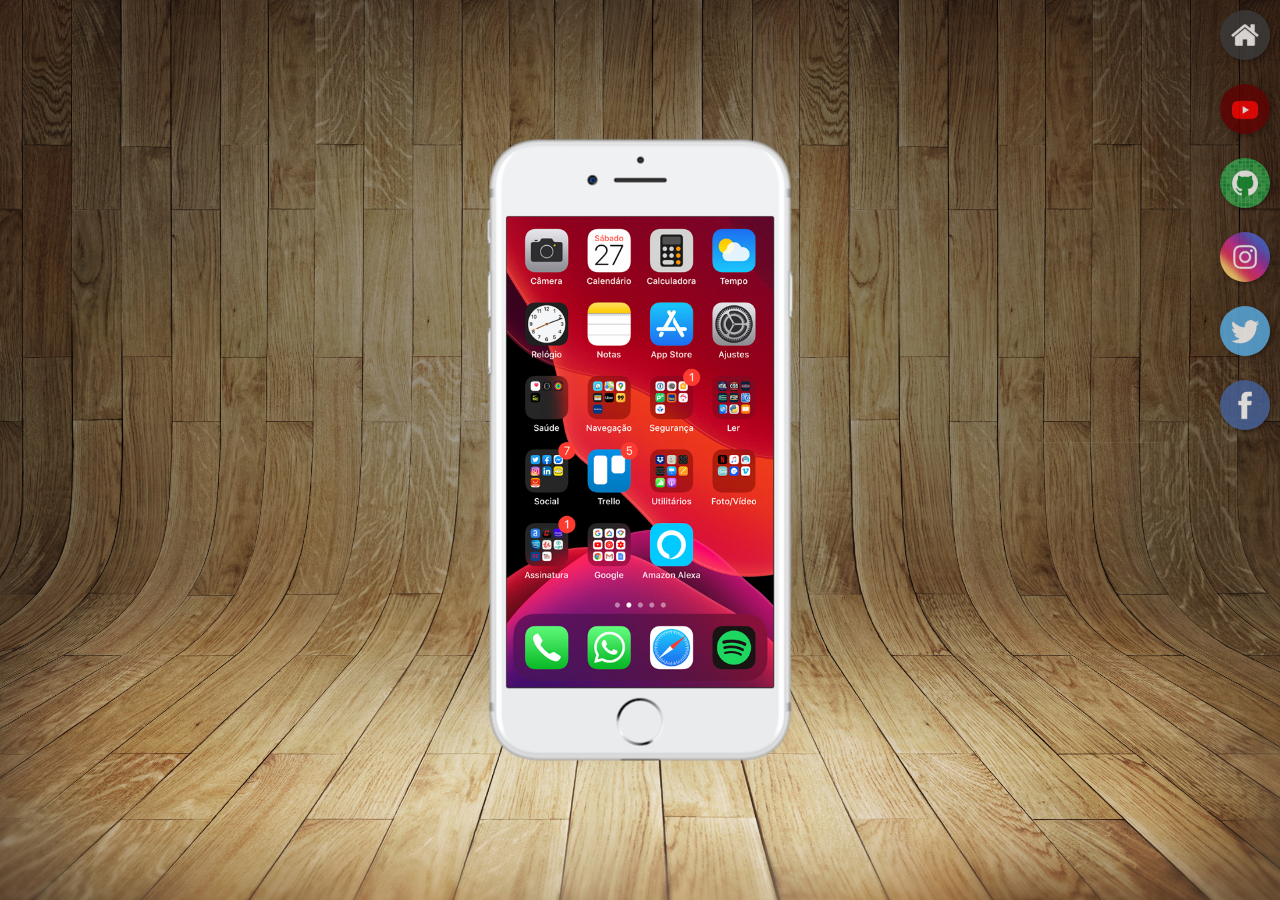
<file: index.html>
<!DOCTYPE html>
<html lang="pt-br">
<head>
    <meta charset="UTF-8">
    <meta name="viewport" content="width=device-width, initial-scale=1.0">
    <title>Projeto redes sociais</title>
    <link rel="stylesheet" href="estilo/style.css">
    <link rel="shortcut icon" href="favicon.ico" type="image/x-icon">
</head>
<body>
  <main>
    <section id="telefone">
        <iframe src="home.html" name="tela" id="tela" frameborder="0">Seu navegador não é compatível com isso.</iframe>
    </section>
    <section id="redes-sociais">
        <a href="home.html" target="tela"><img src="imagens/logo-home.jpg" alt=""></a><br>
        <a href="youtube.html" target="tela"><img src="imagens/logo-youtube.jpg" alt=""></a><br>
        <a href="github.html" target="tela"><img src="imagens/logo-github.jpg" alt=""><br>
        <a href="instagram.html" target="tela"><img src="imagens/logo-instagram.jpg" alt=""></a><br>
        <a href="twitter.html" target="tela"><img src="imagens/logo-twitter.jpg" alt=""></a><br>
        <a href="facebook.html" target="tela"><img src="imagens/logo-facebook.jpg" alt=""></a>
    </section>
  </main>  
</body>
</html>
</file>
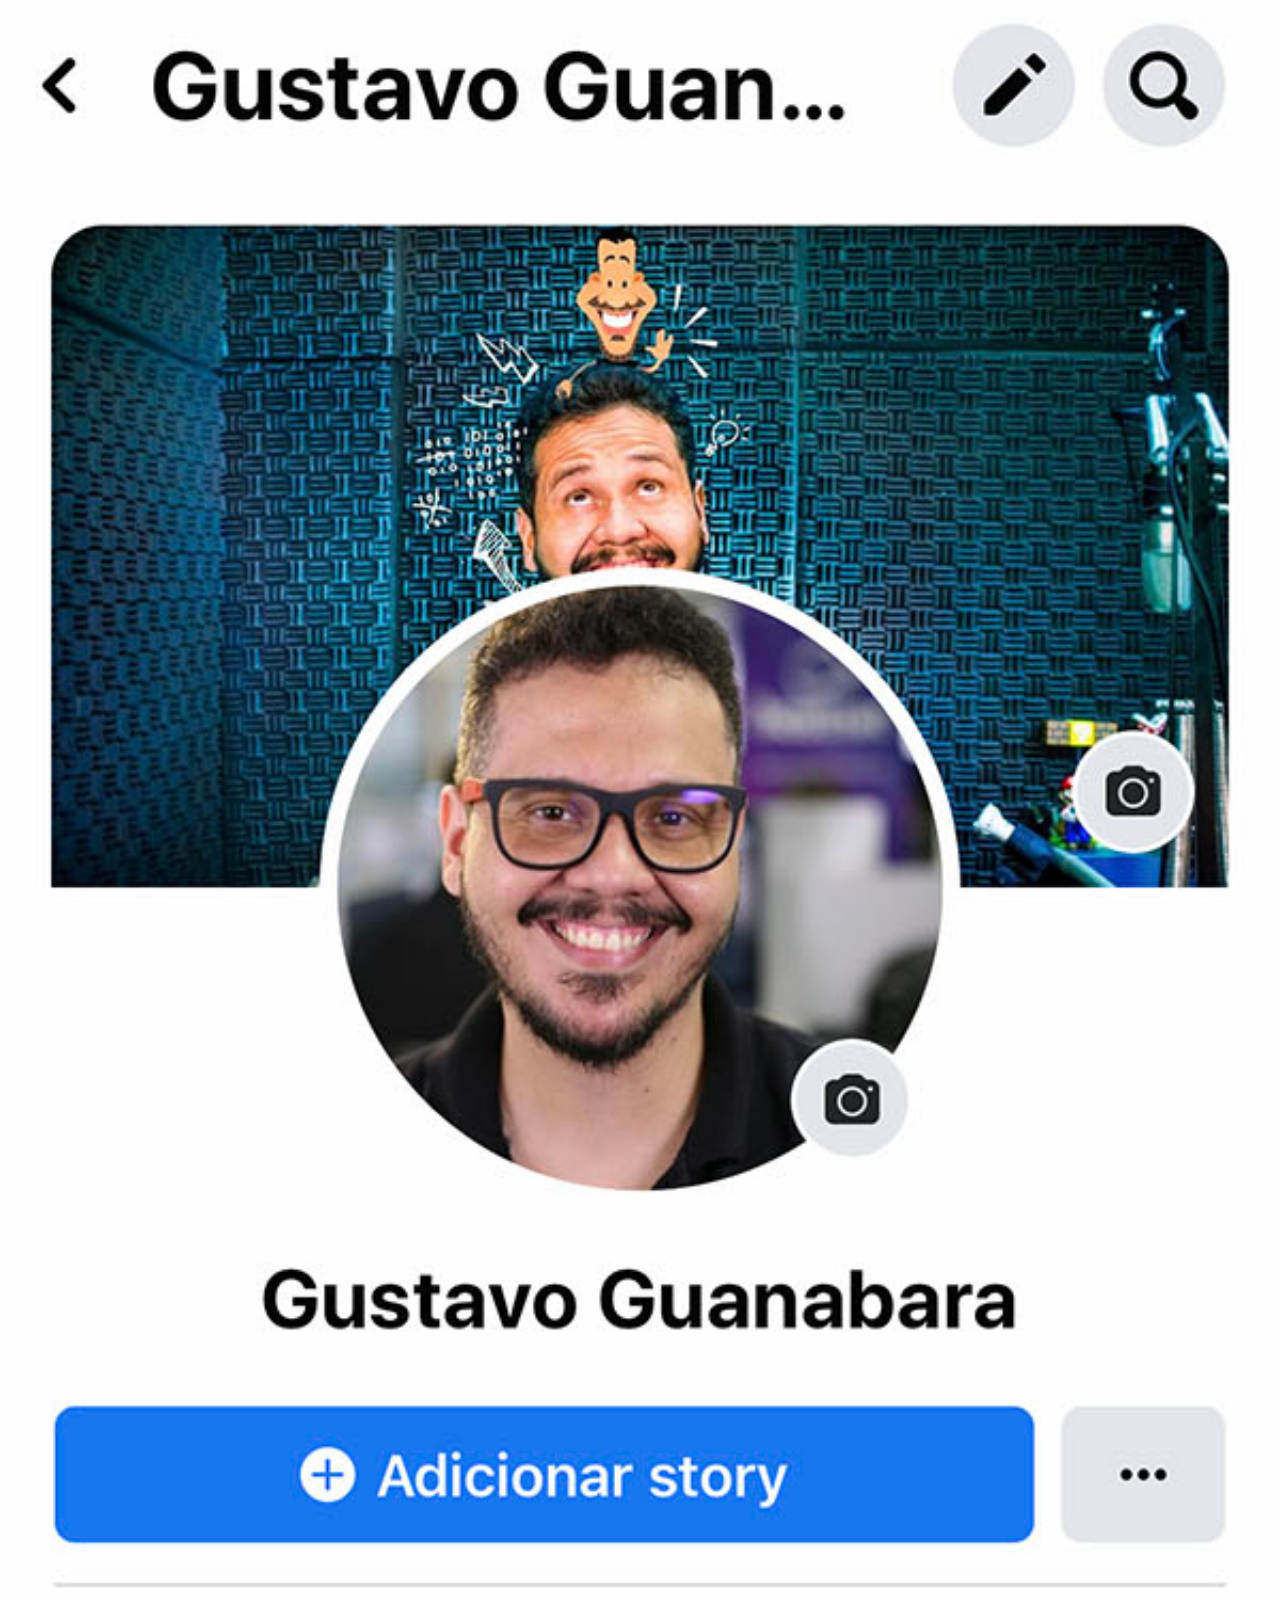
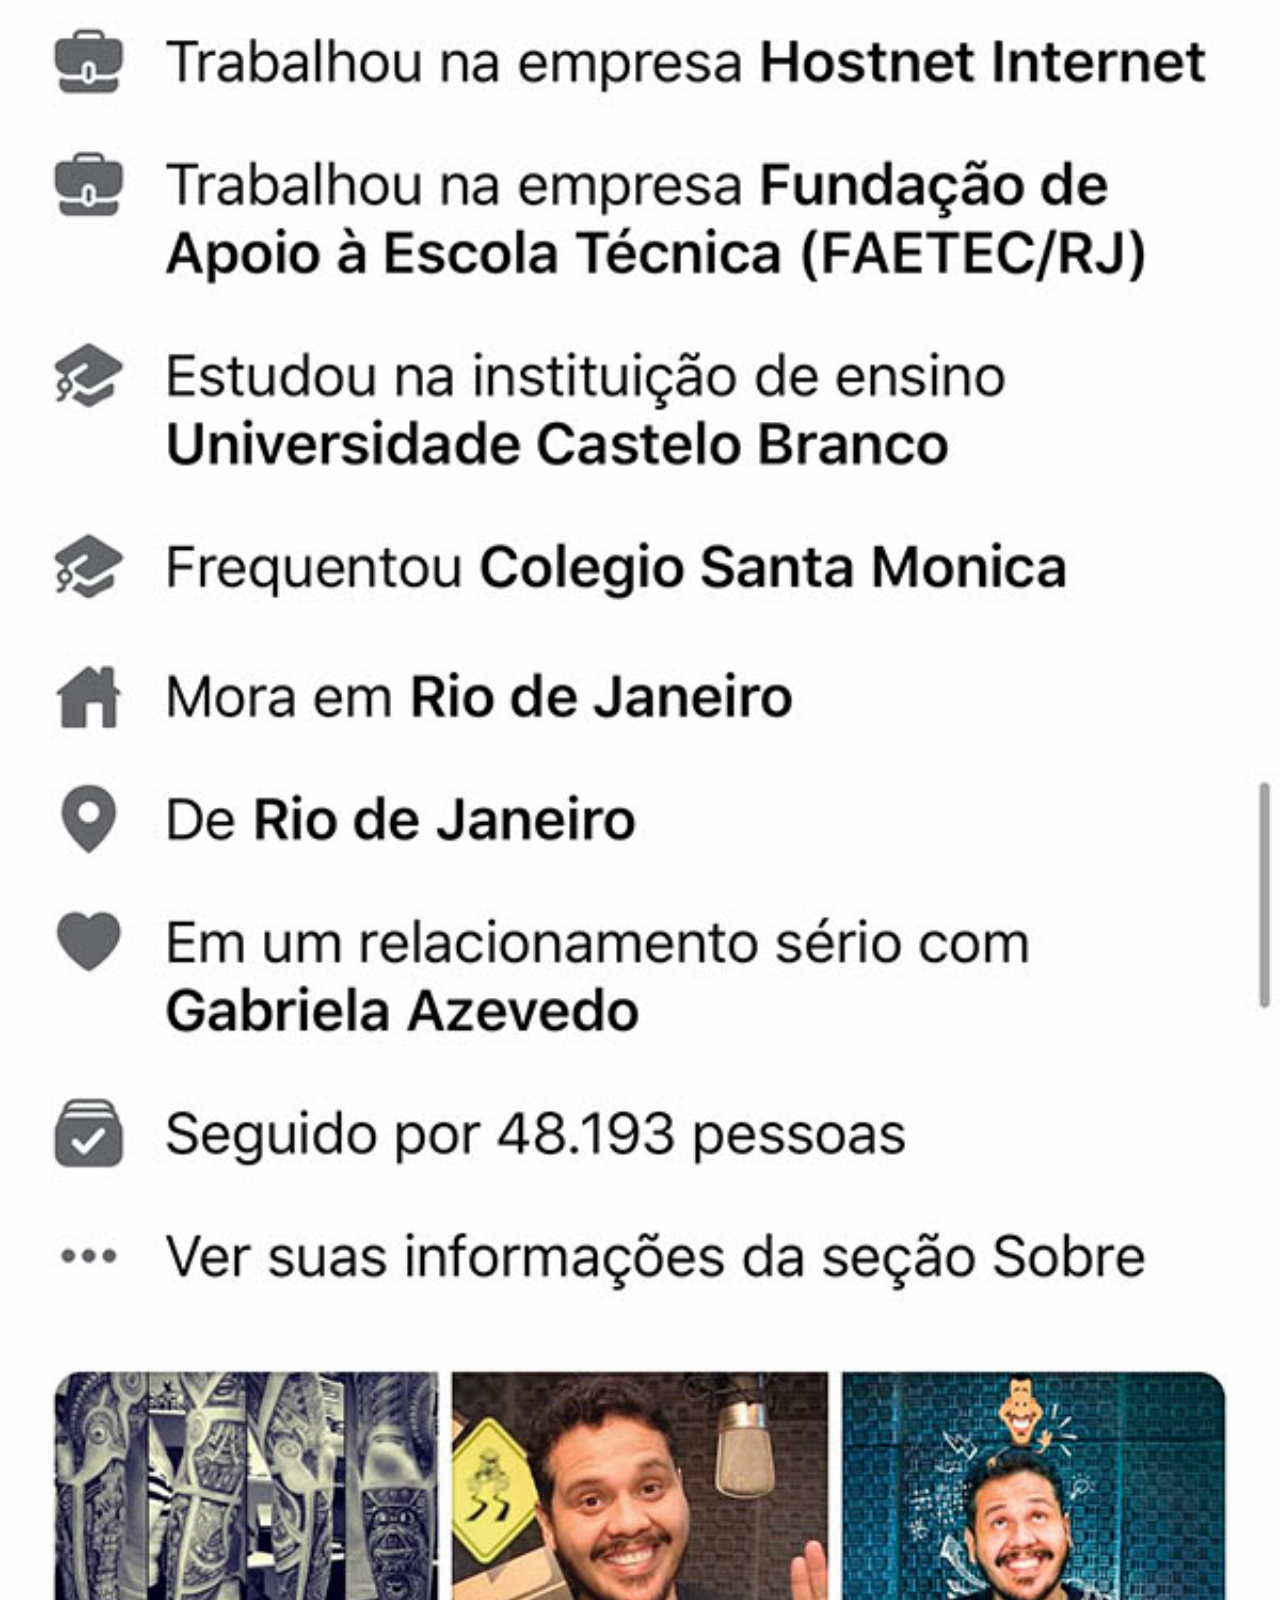
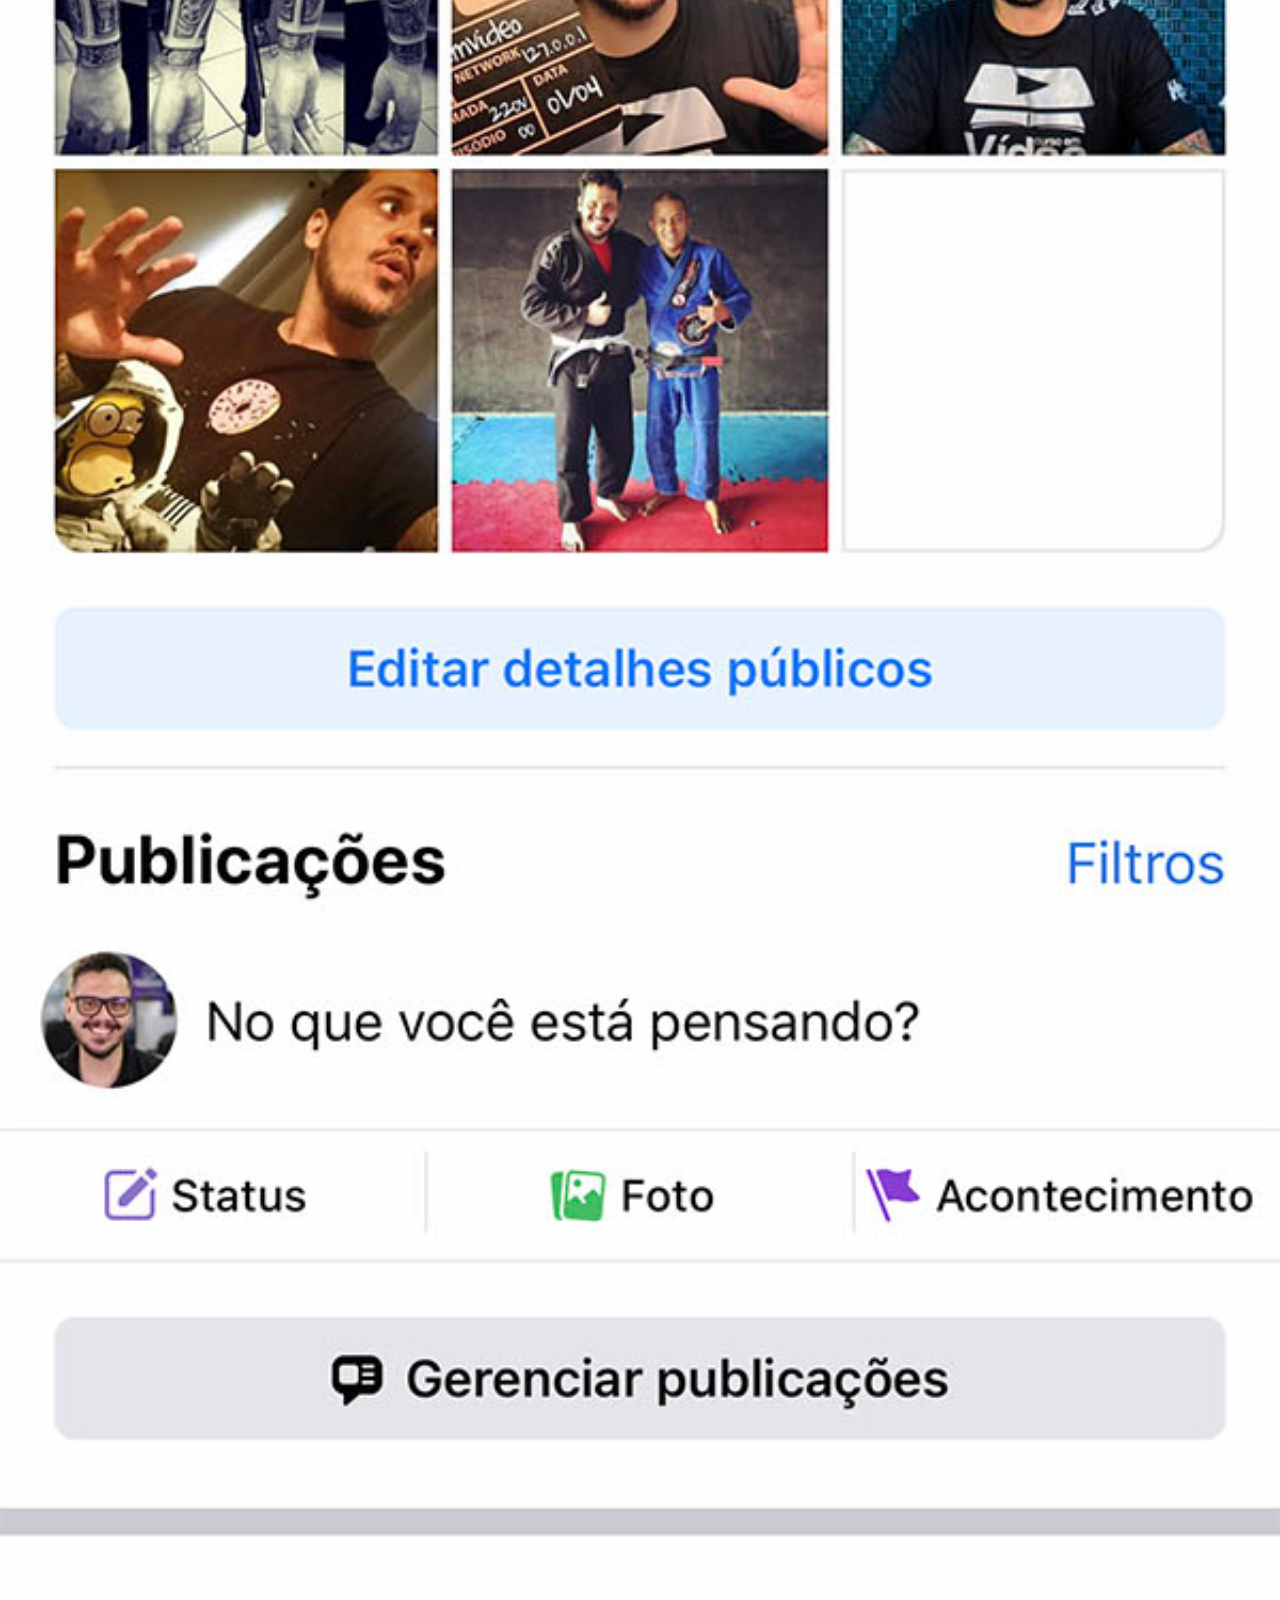
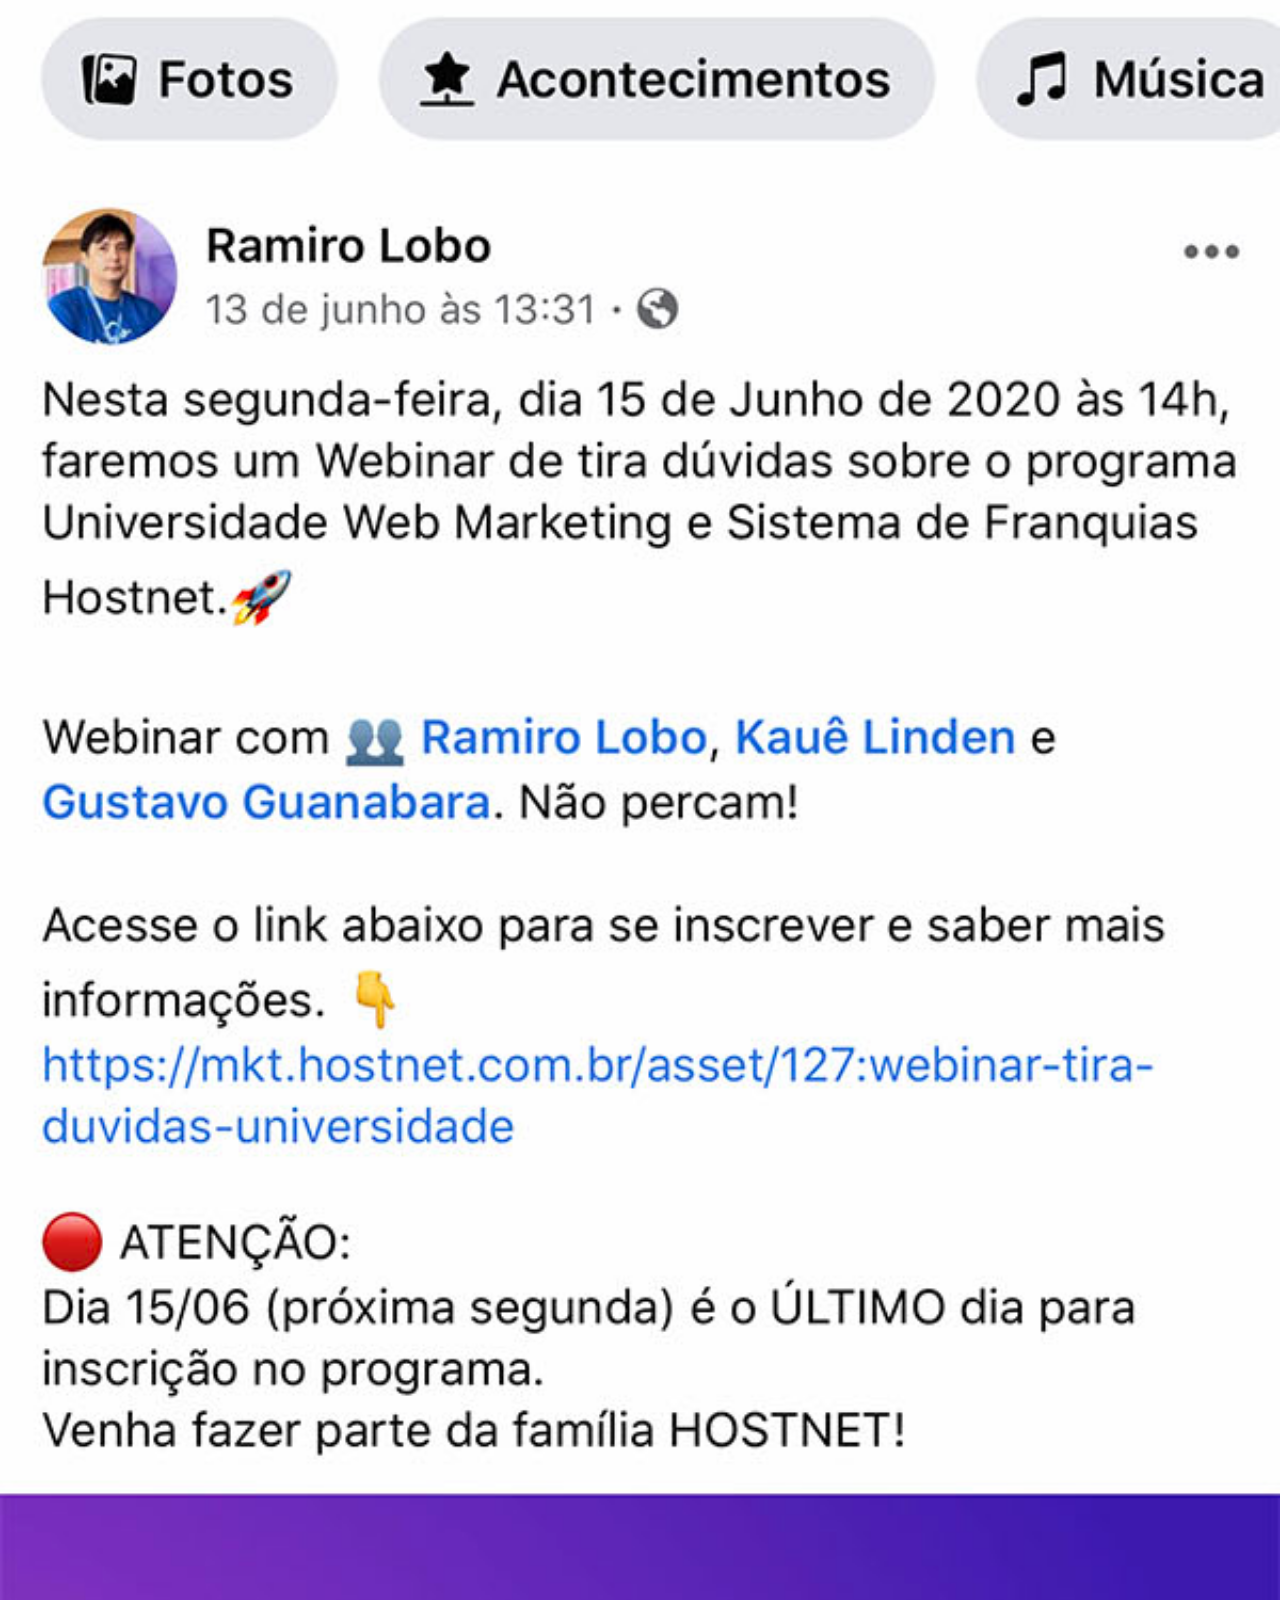
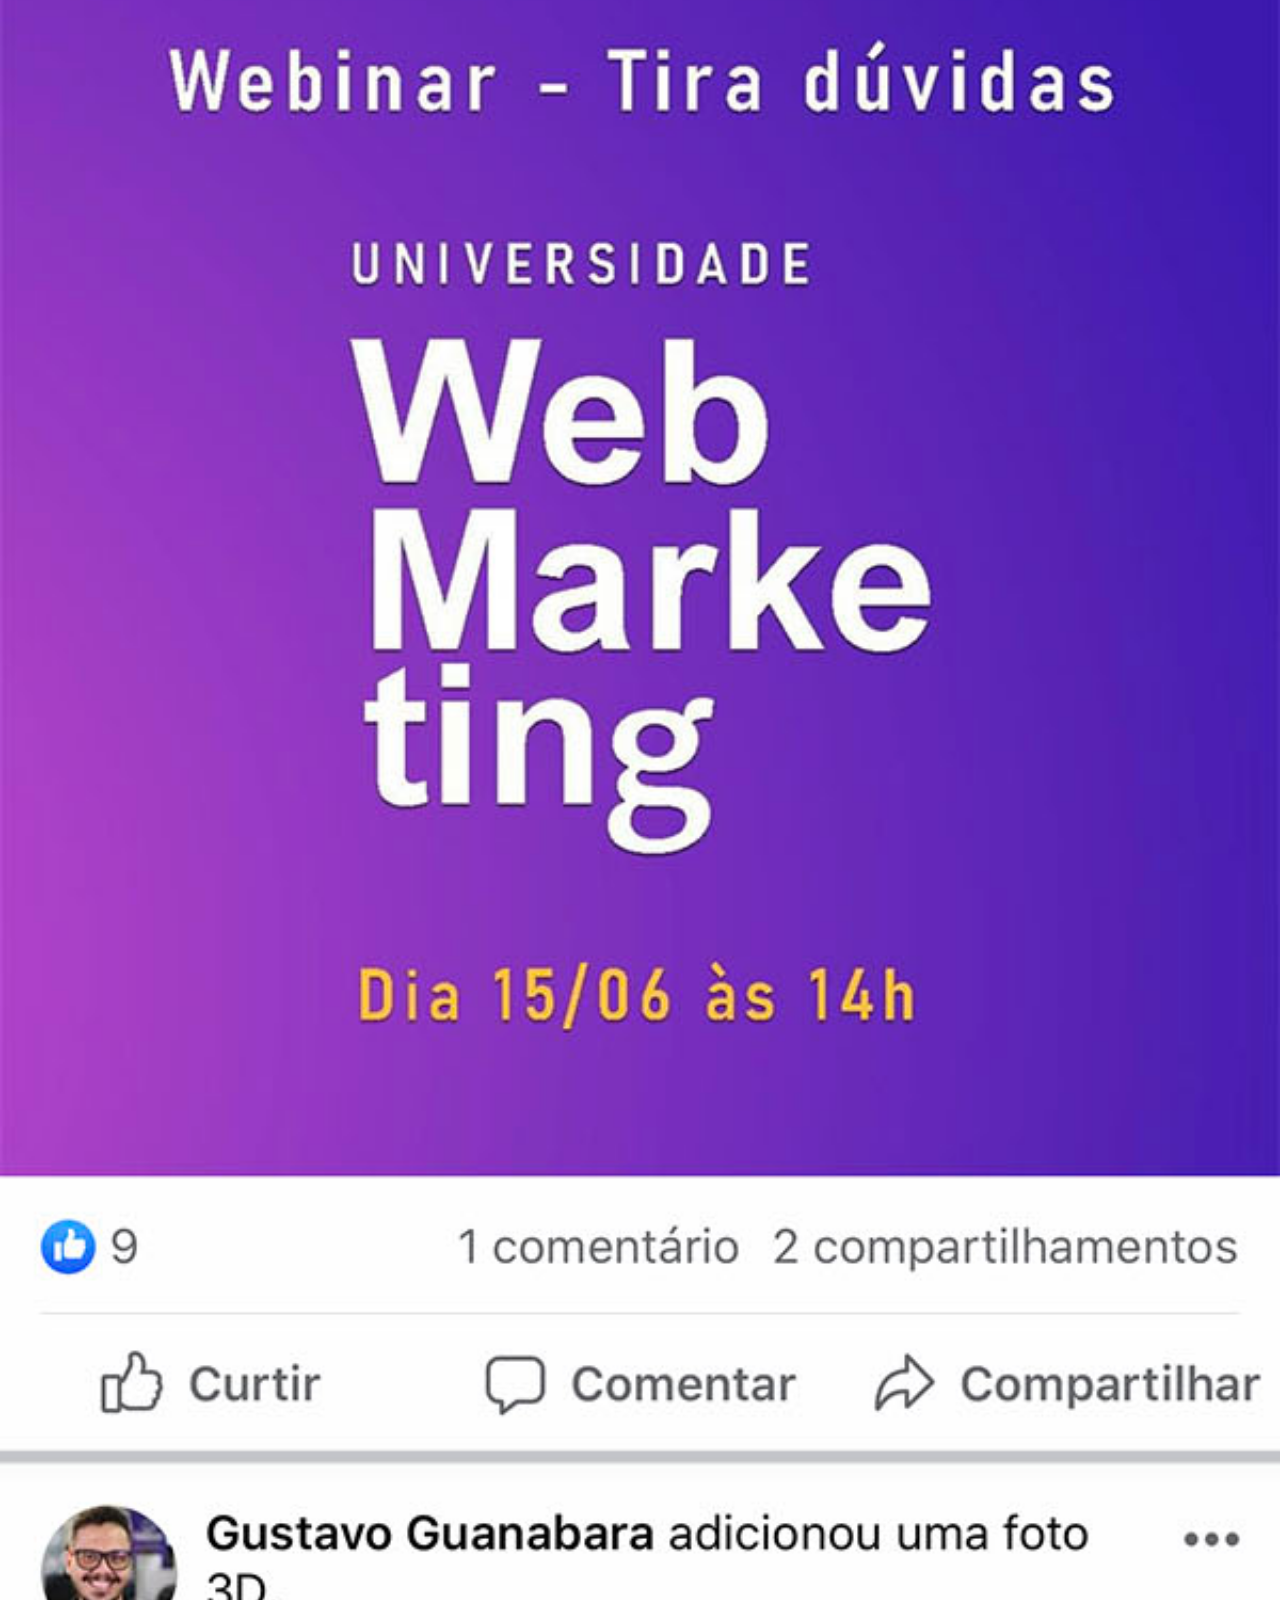
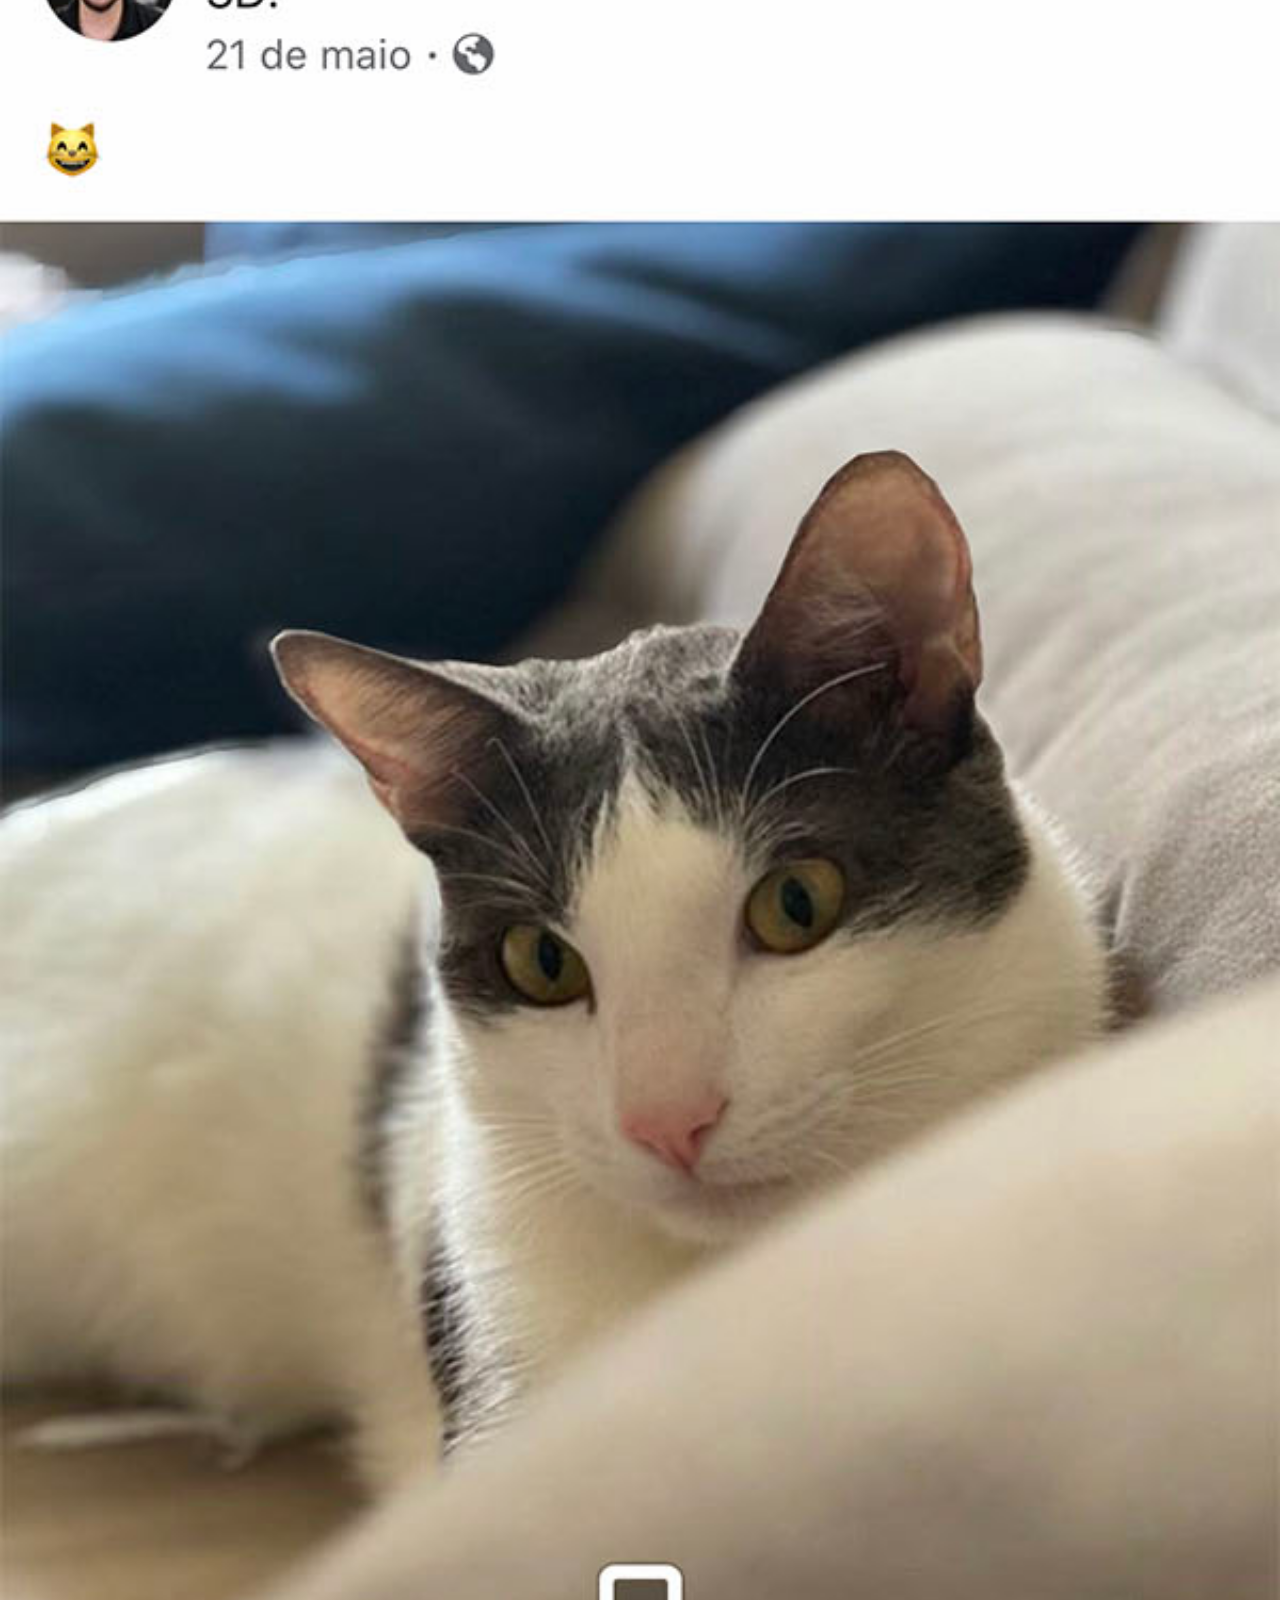
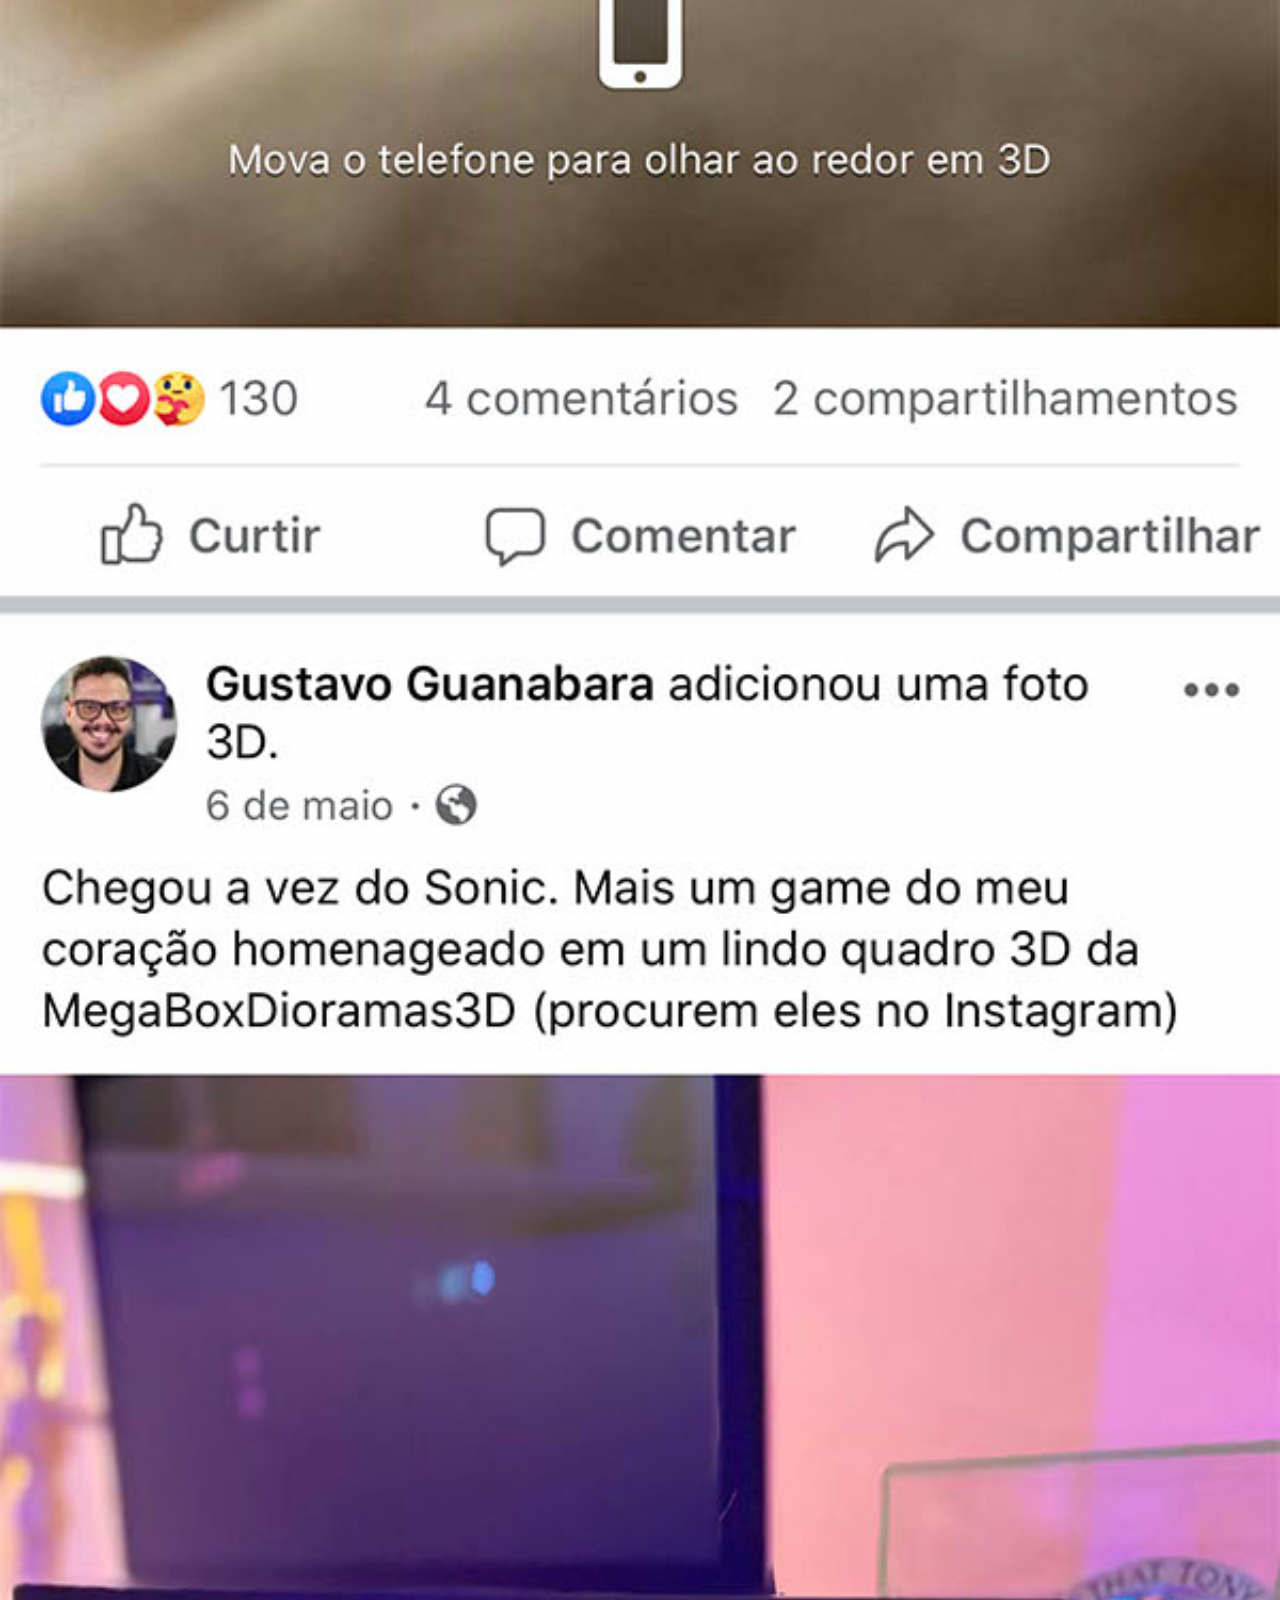
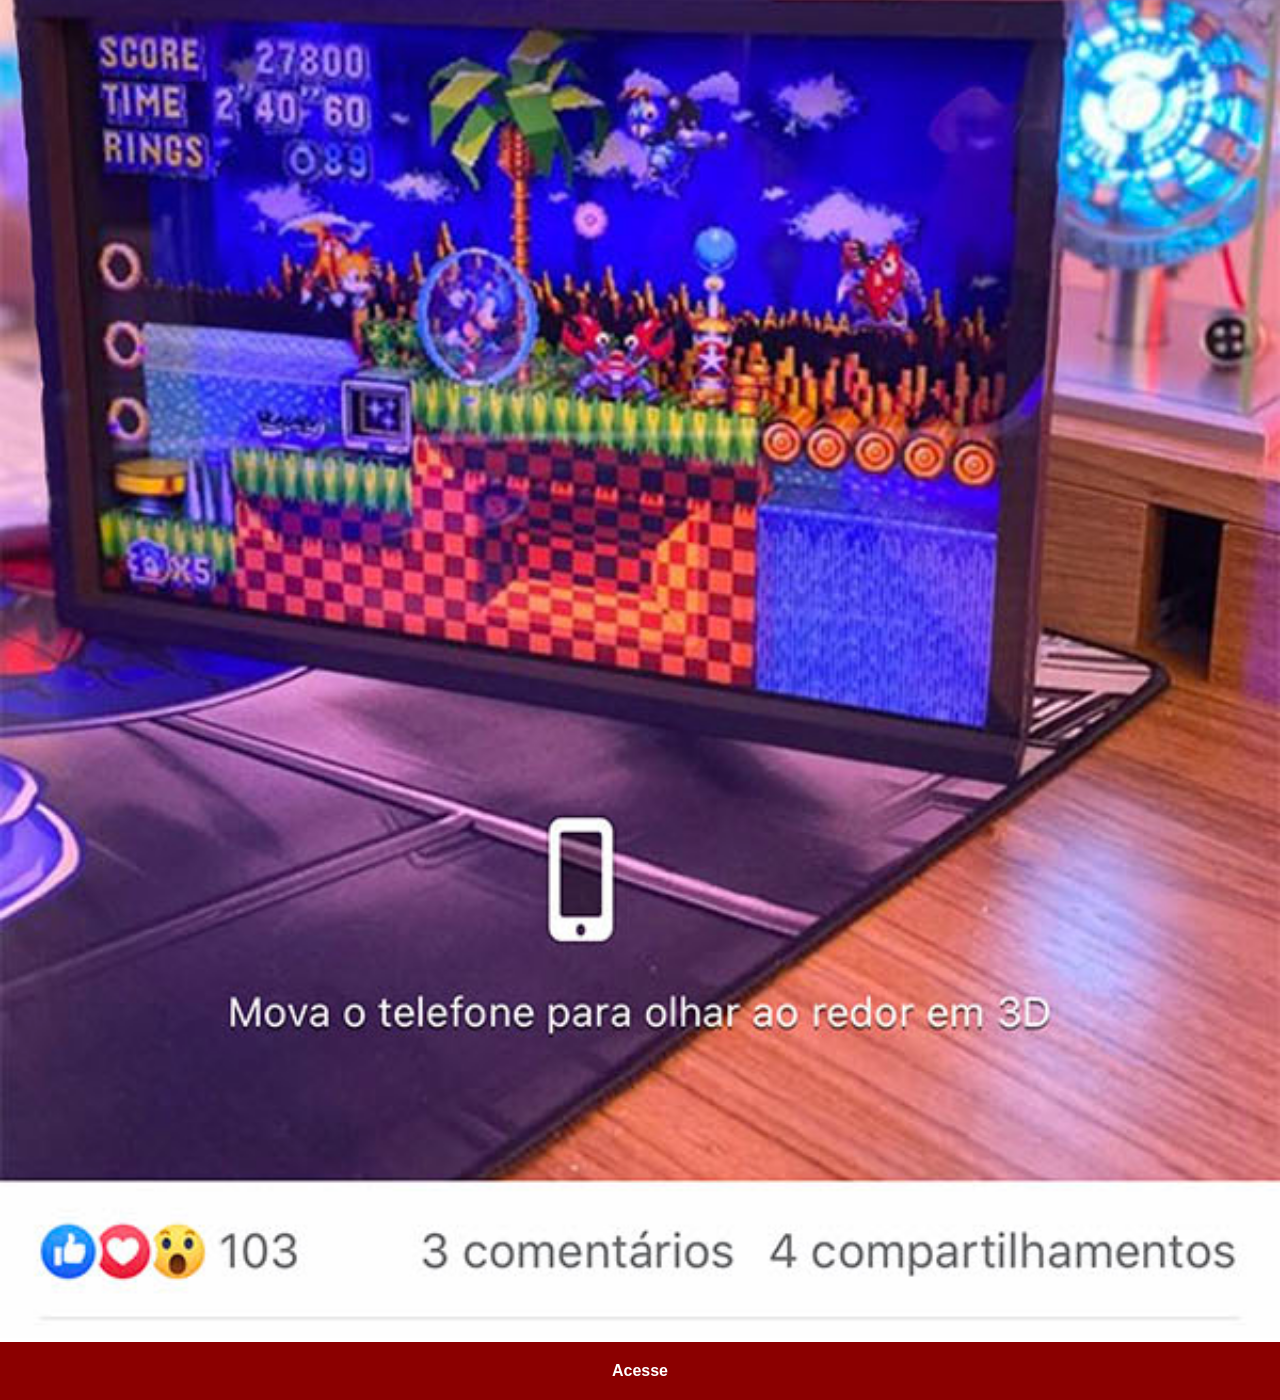
<file: facebook.html>
<!DOCTYPE html>
<html lang="pt-br">
<head>
    <meta charset="UTF-8">
    <meta name="viewport" content="width=device-width, initial-scale=1.0">
    <title>Facebook</title>
    <link rel="stylesheet" href="estilo/social.css">
</head>
<body>
    <img src="imagens/tela-facebook.jpg" alt="">
    <a href="https://www.facebook.com/gustavoguanabara/?locale=pt_BR" target="_blank">Acesse</a>
</body>
</html>
</file>
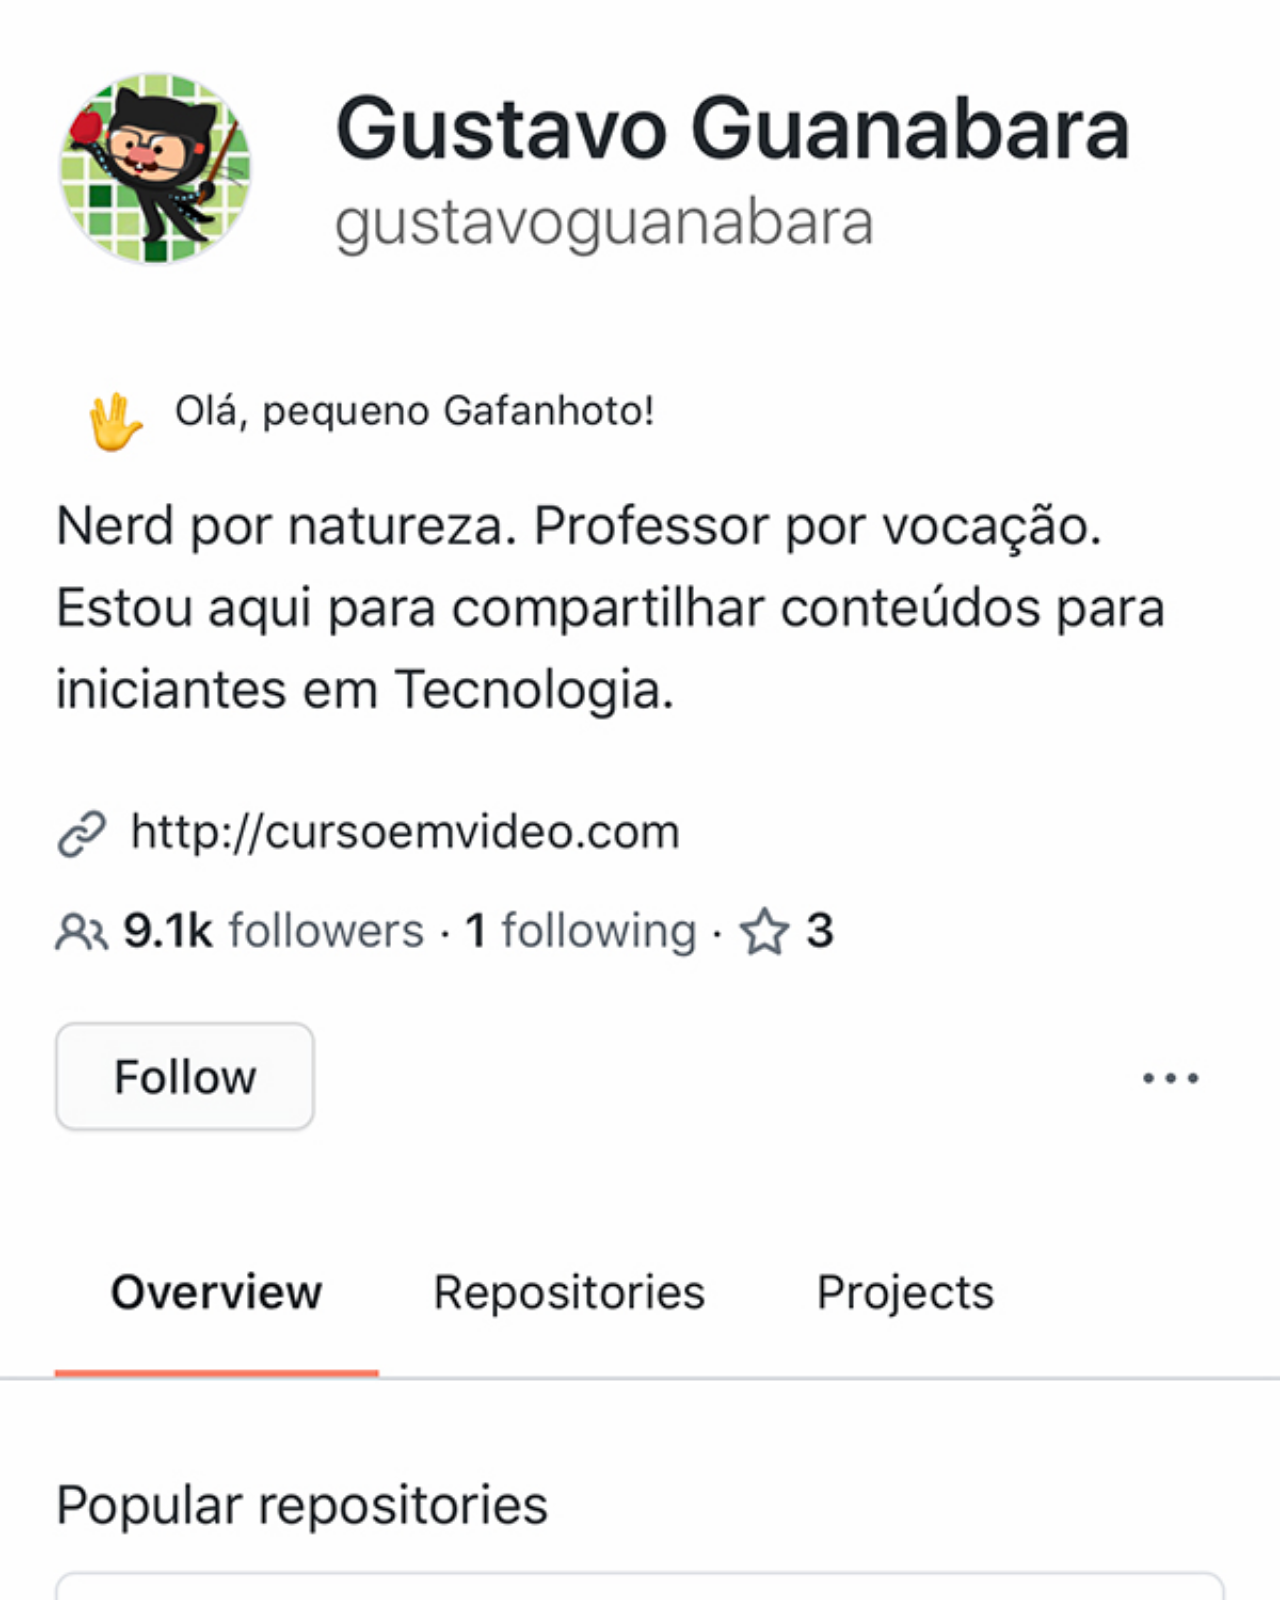
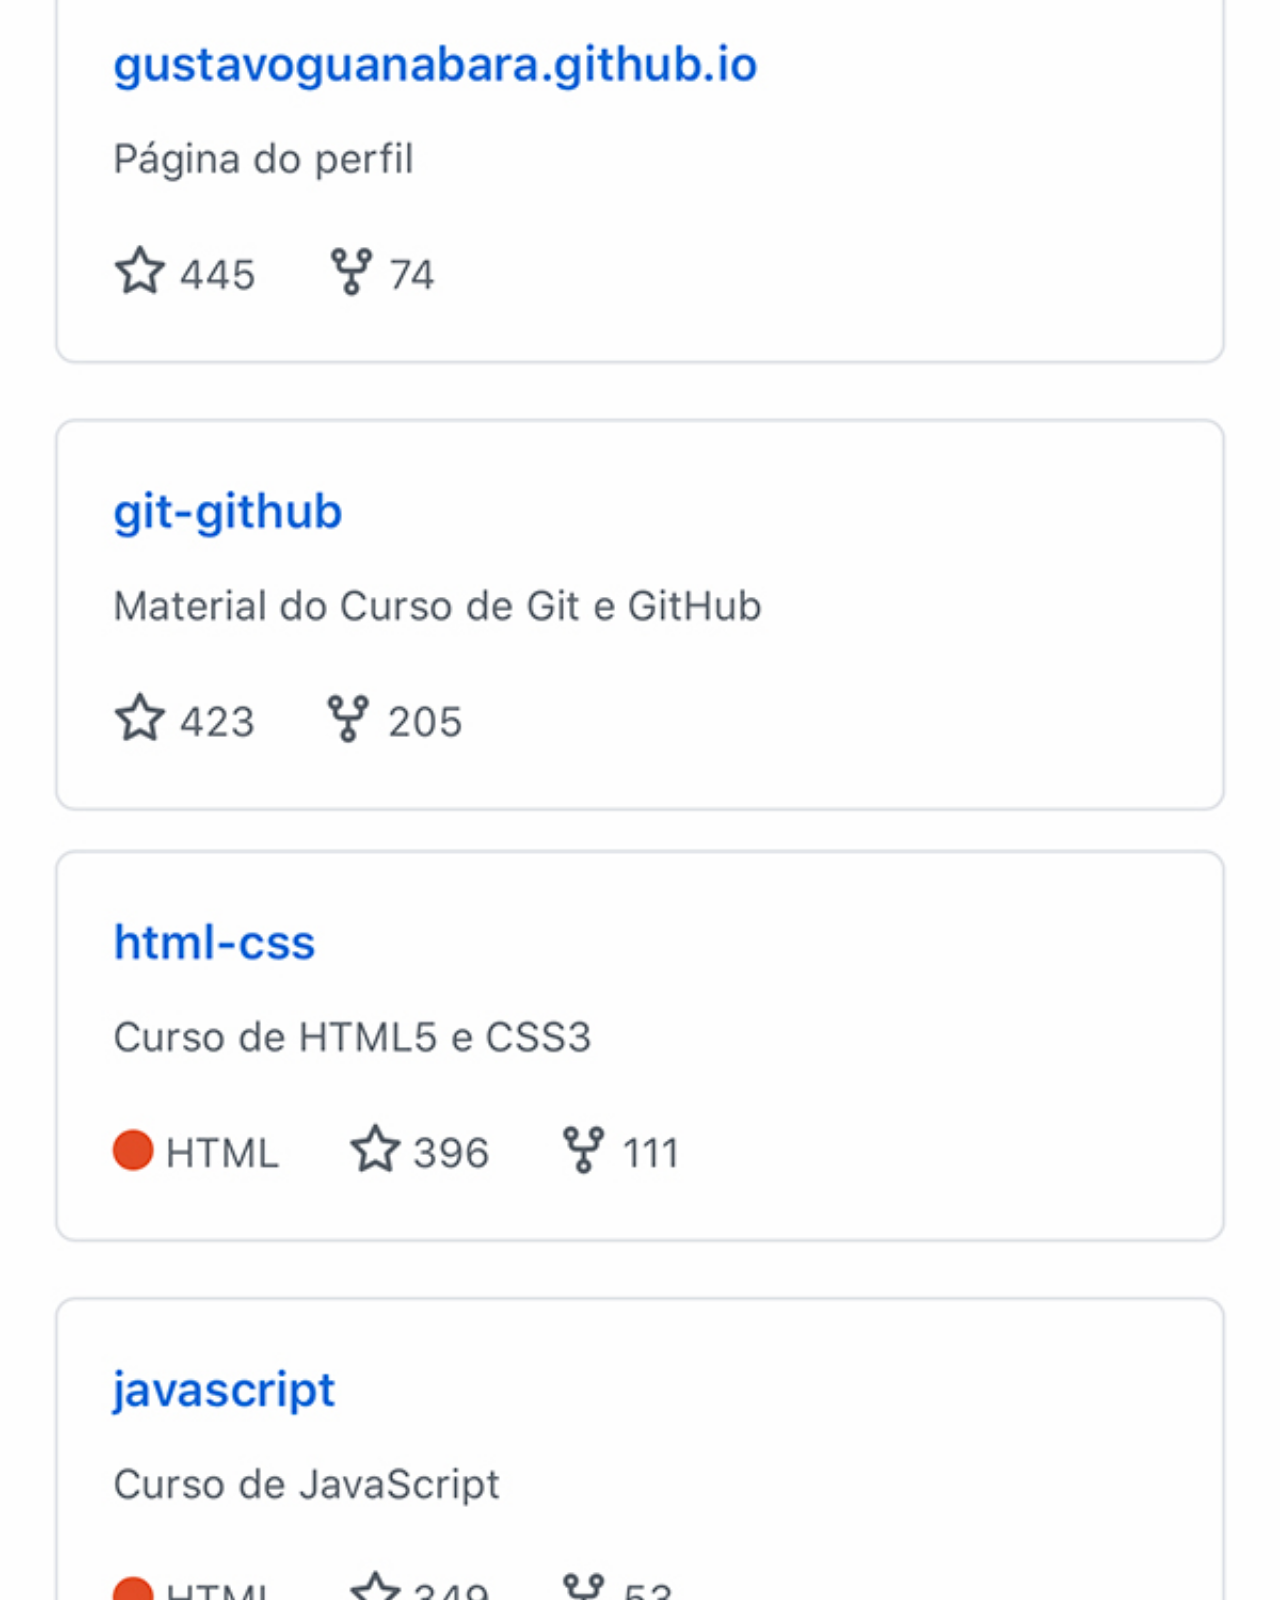
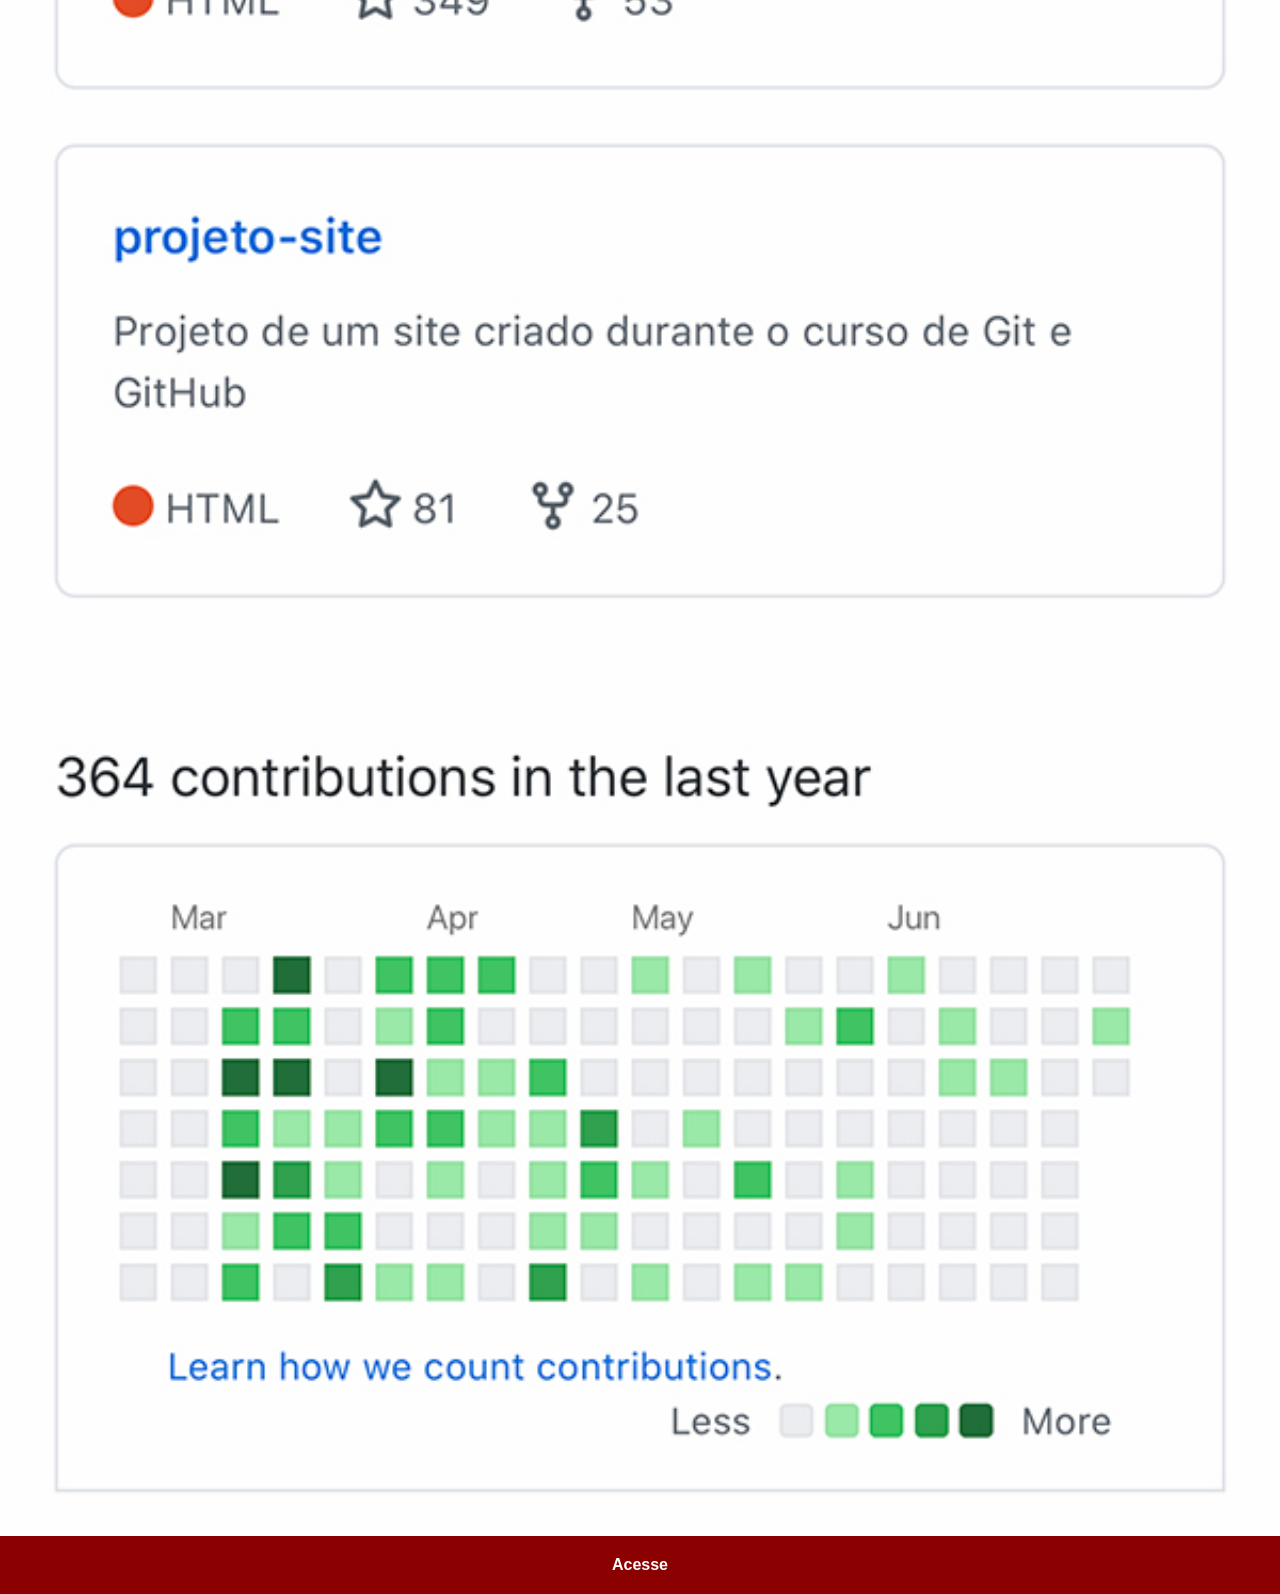
<file: github.html>
<!DOCTYPE html>
<html lang="pt-br">
<head>
    <meta charset="UTF-8">
    <meta name="viewport" content="width=device-width, initial-scale=1.0">
    <title>
        github
    </title>
     <link rel="stylesheet" href="estilo/social.css">
</head>
<body>
    <img src="imagens/tela-github.jpg" alt="Github">
    <a href="https://github.com/DaviDias2211?tab=repositories"target="_blank">Acesse</a>
</body>
</html>
</file>
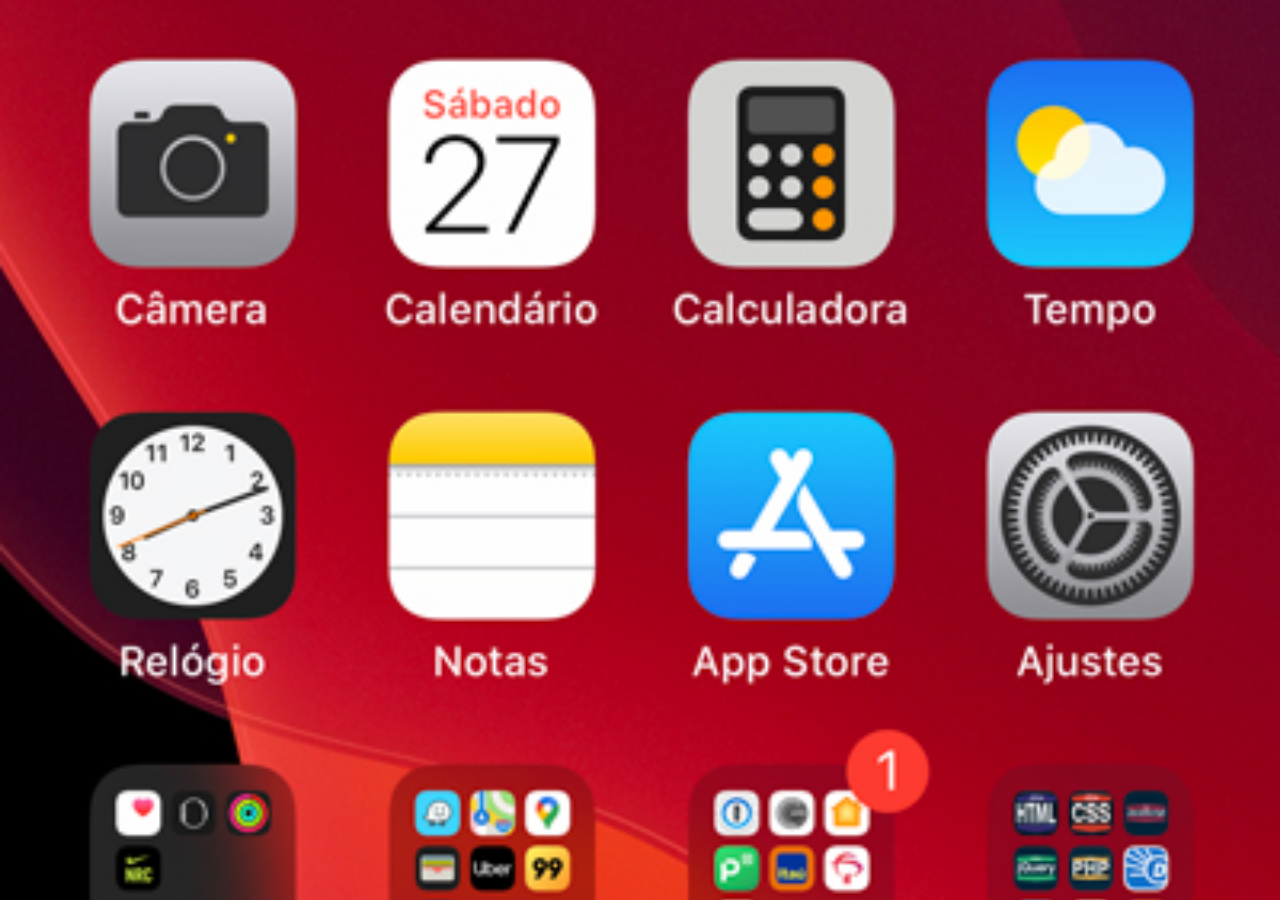
<file: home.html>
<!DOCTYPE html>
<html lang="pt-br">
<head>
    <meta charset="UTF-8">
    <meta name="viewport" content="width=device-width, initial-scale=1.0">
    <title>
        Home
    </title>
</head>
<style>
    *{
        margin: 0px;
        padding: 0px;

    }
    body{
        width: 100vw;
        height: 100vh;
        background: black url(imagens/tela-home.jpg) no-repeat top center;
        background-size: cover;
    }
</style>
<body>
    
</body>
</html>
</file>
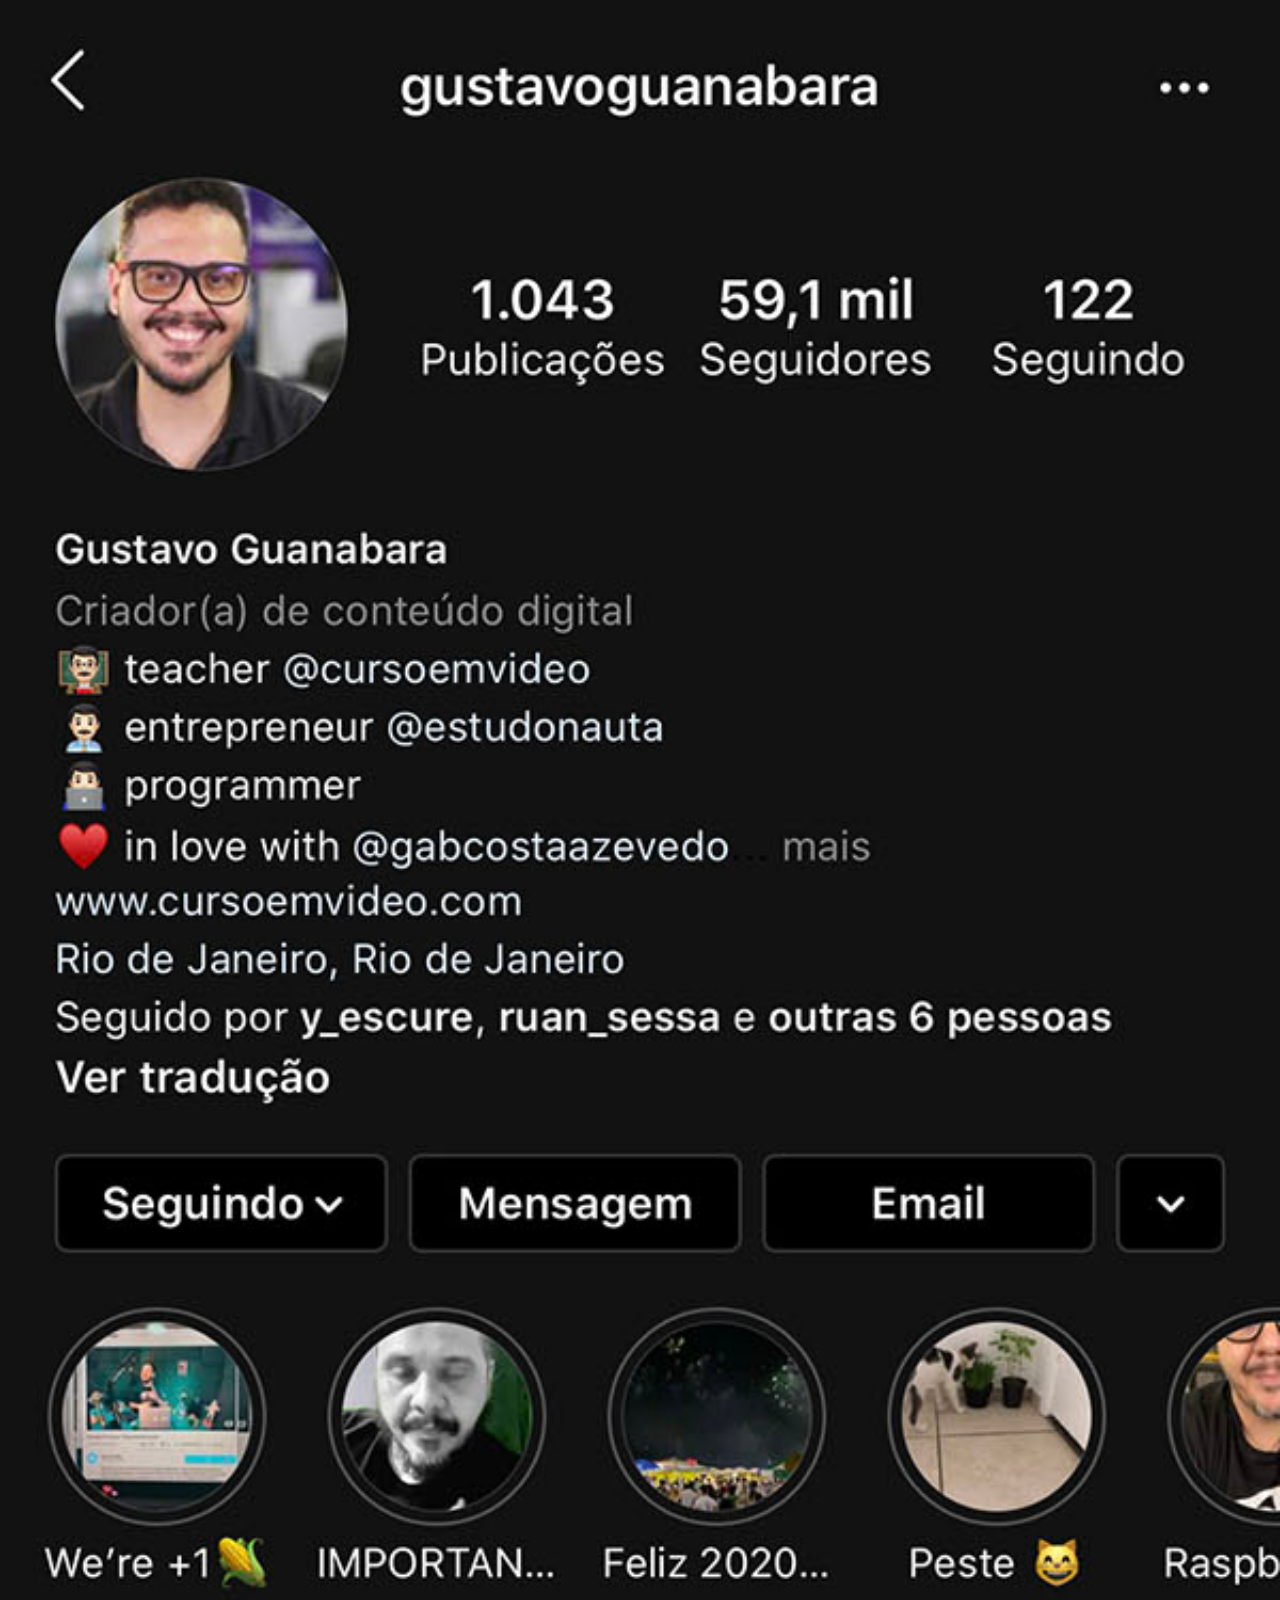
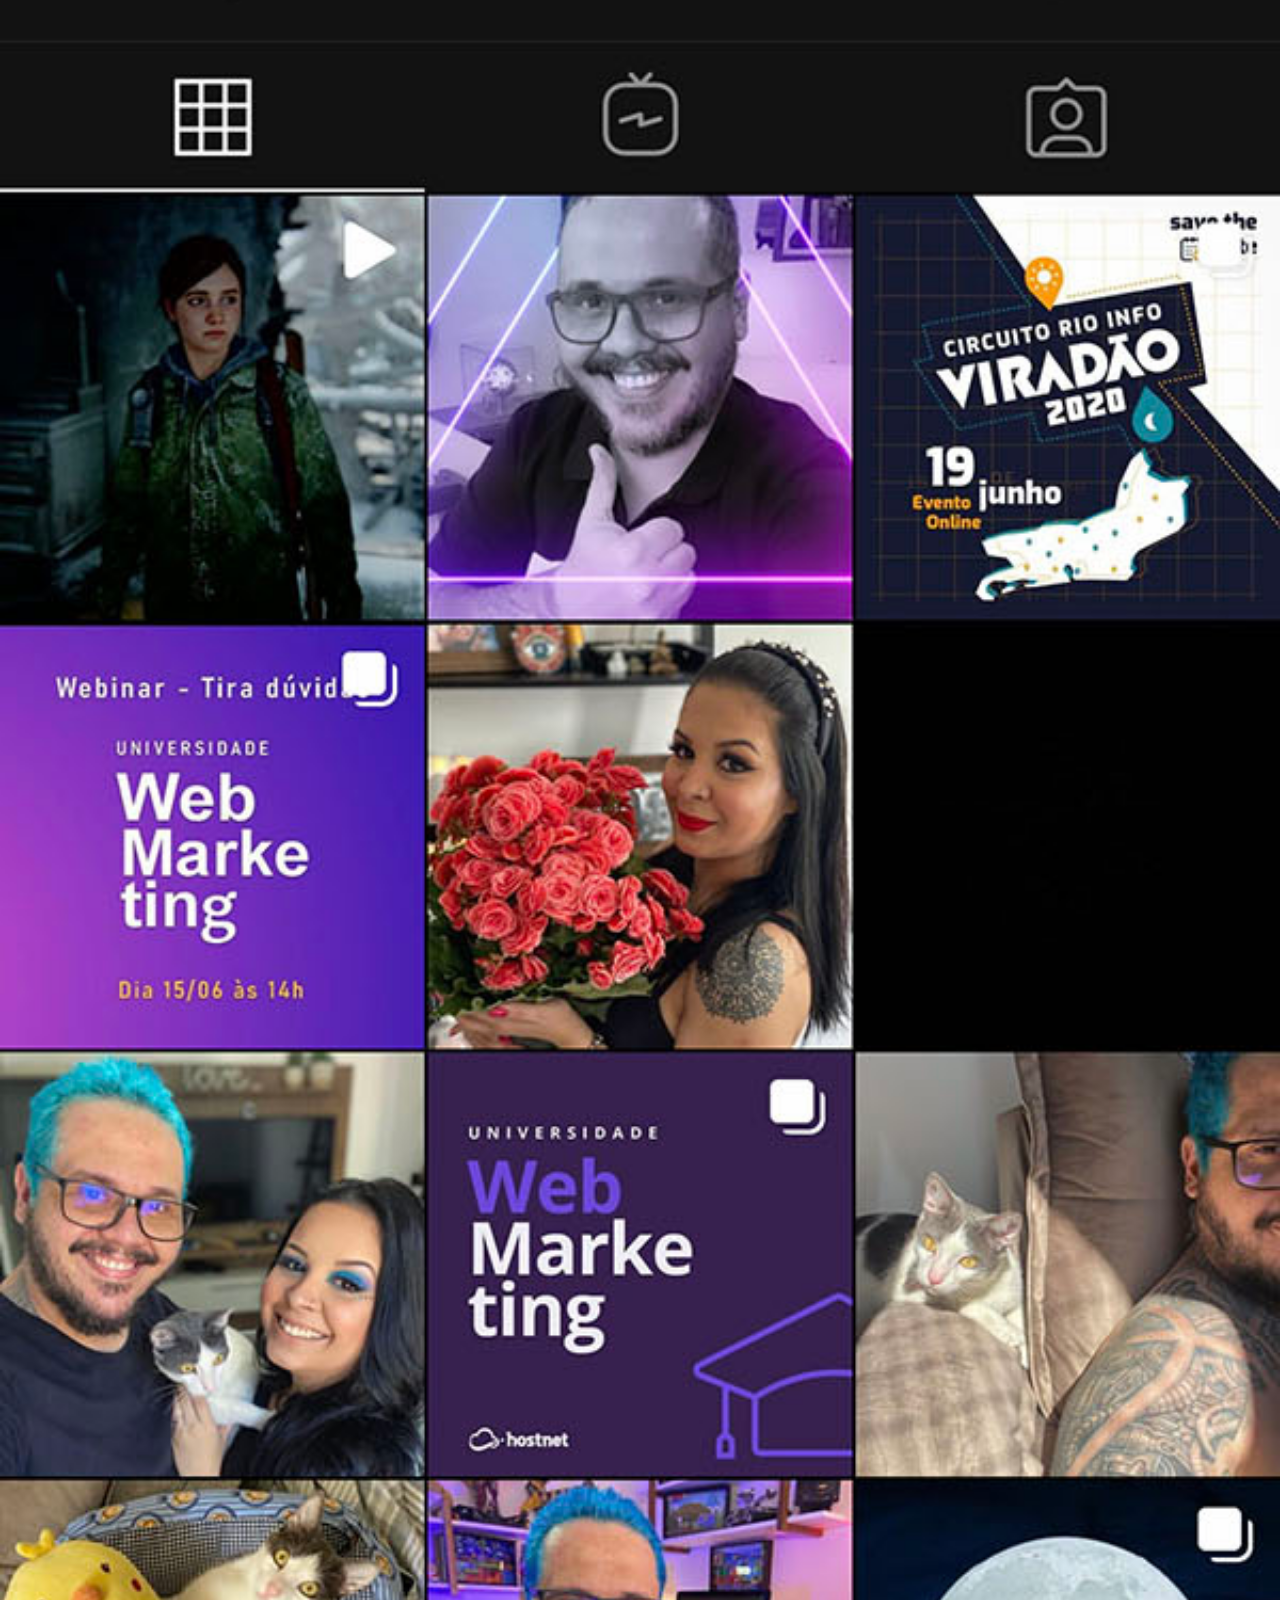
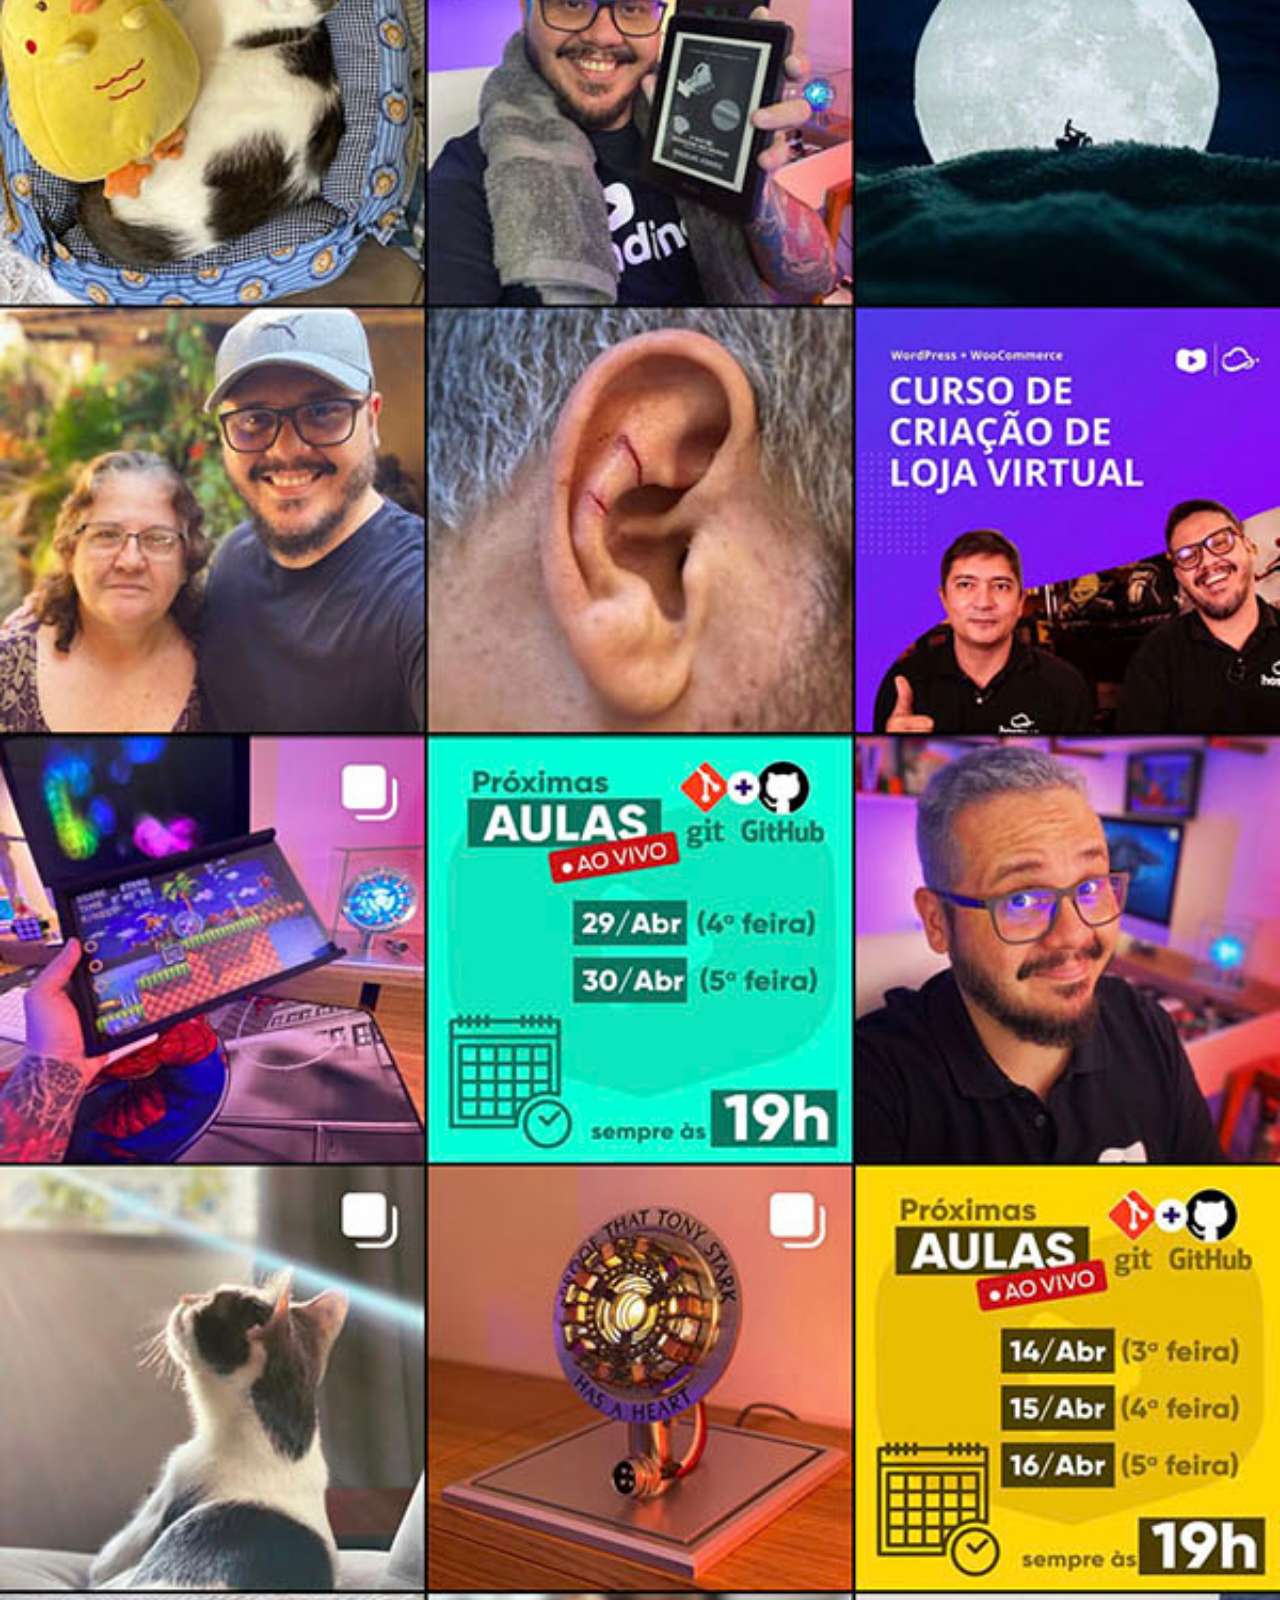
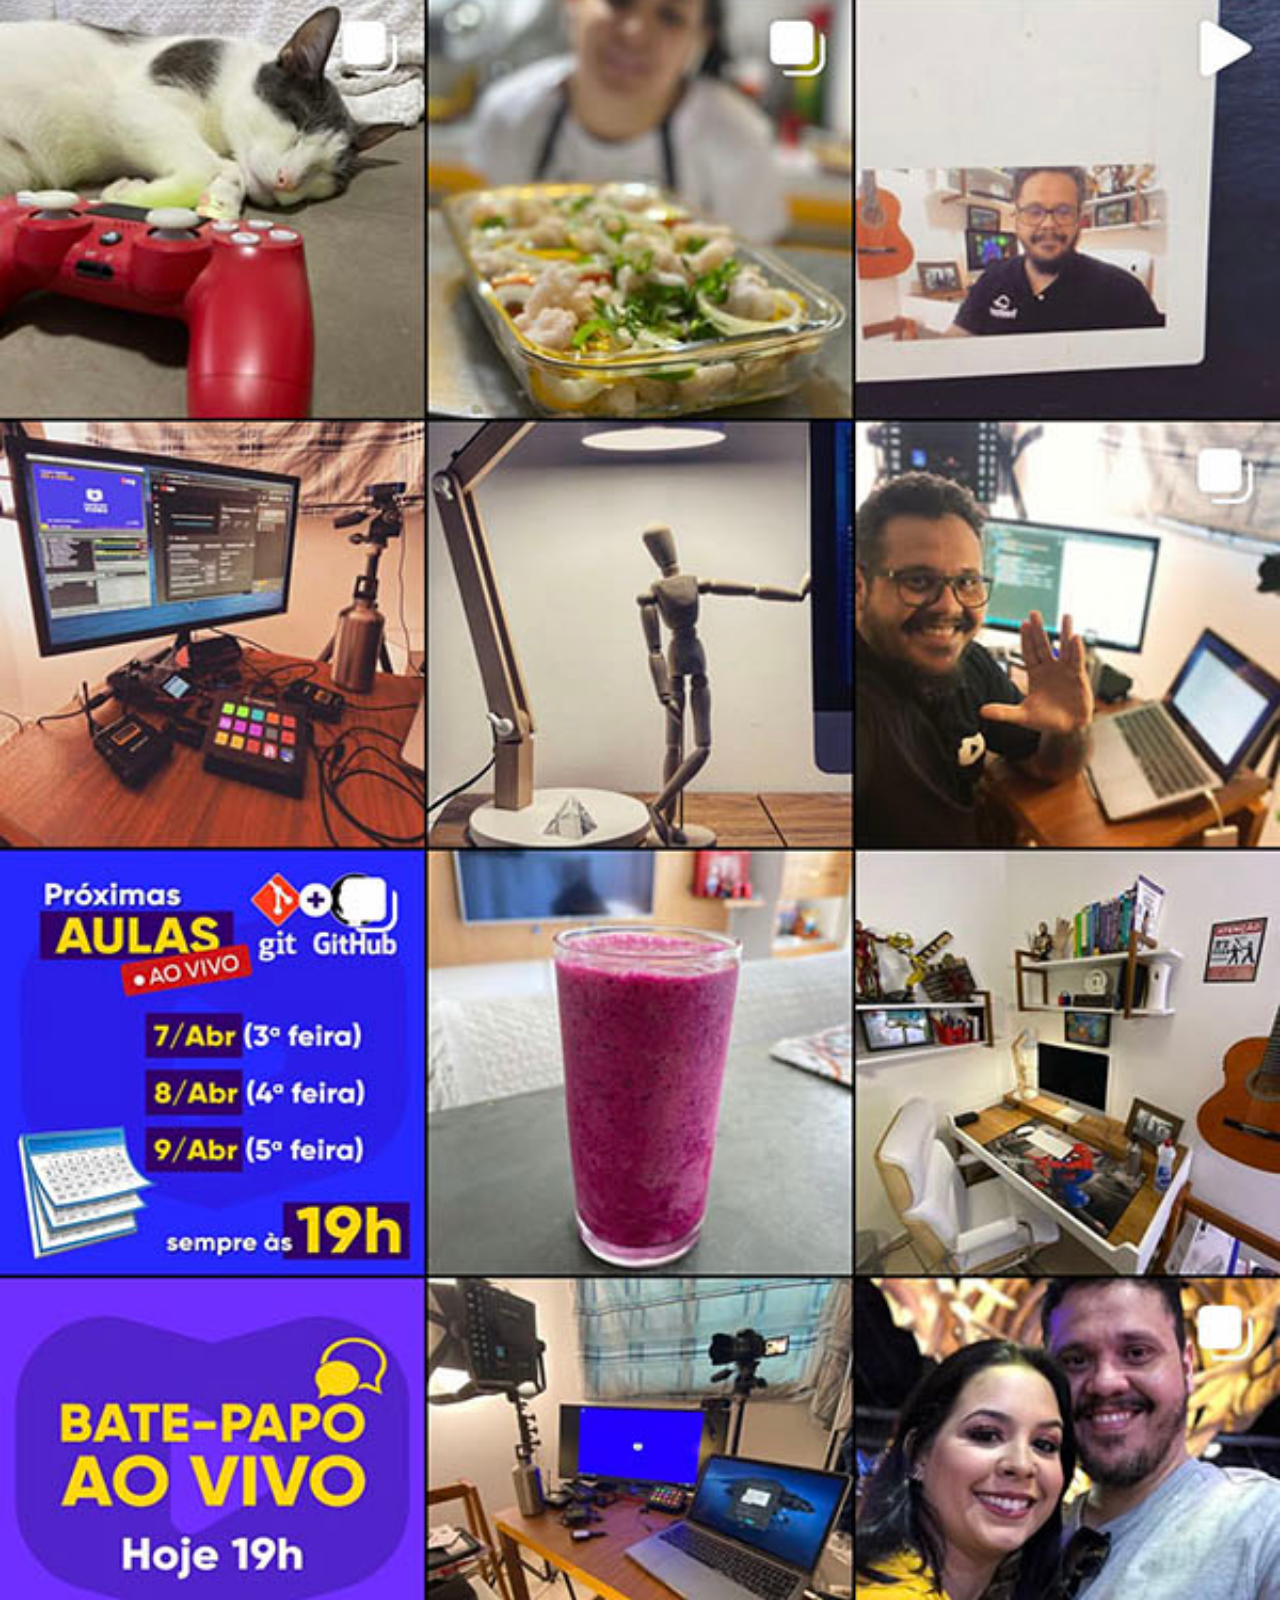
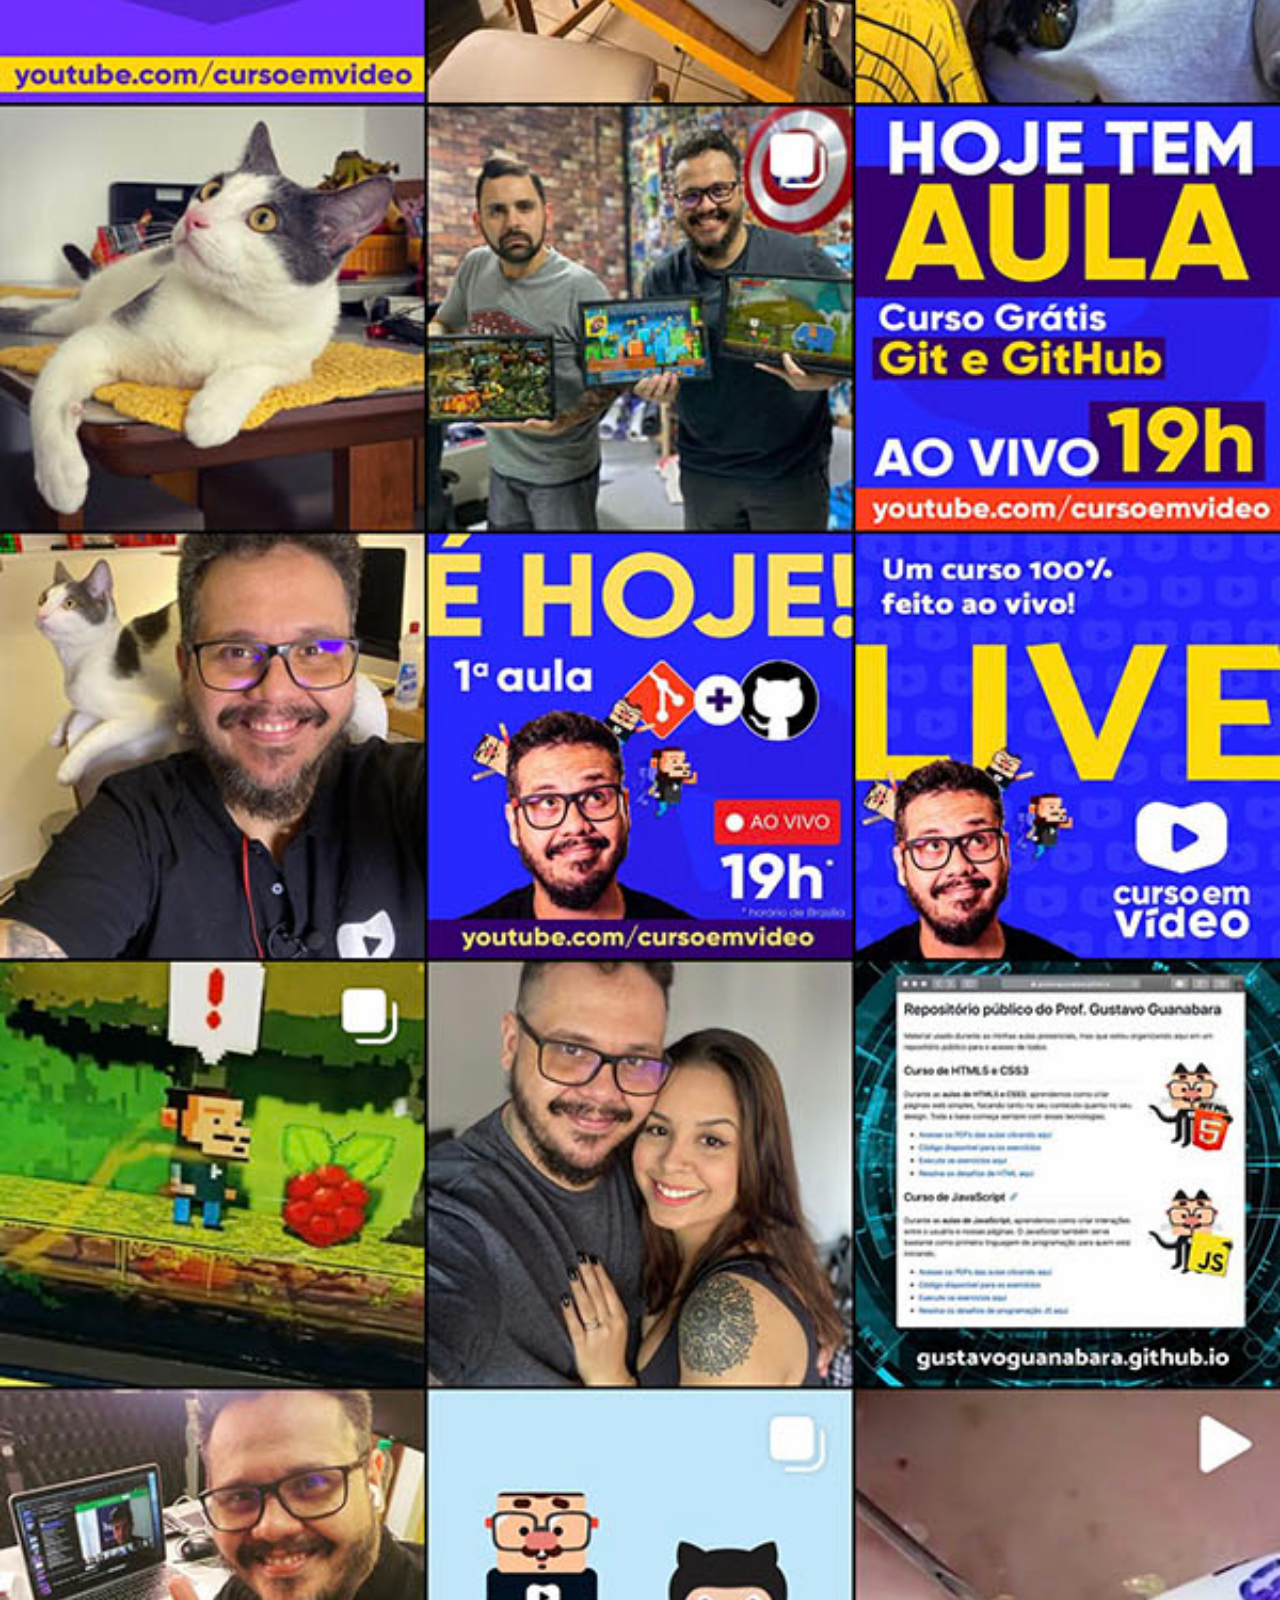
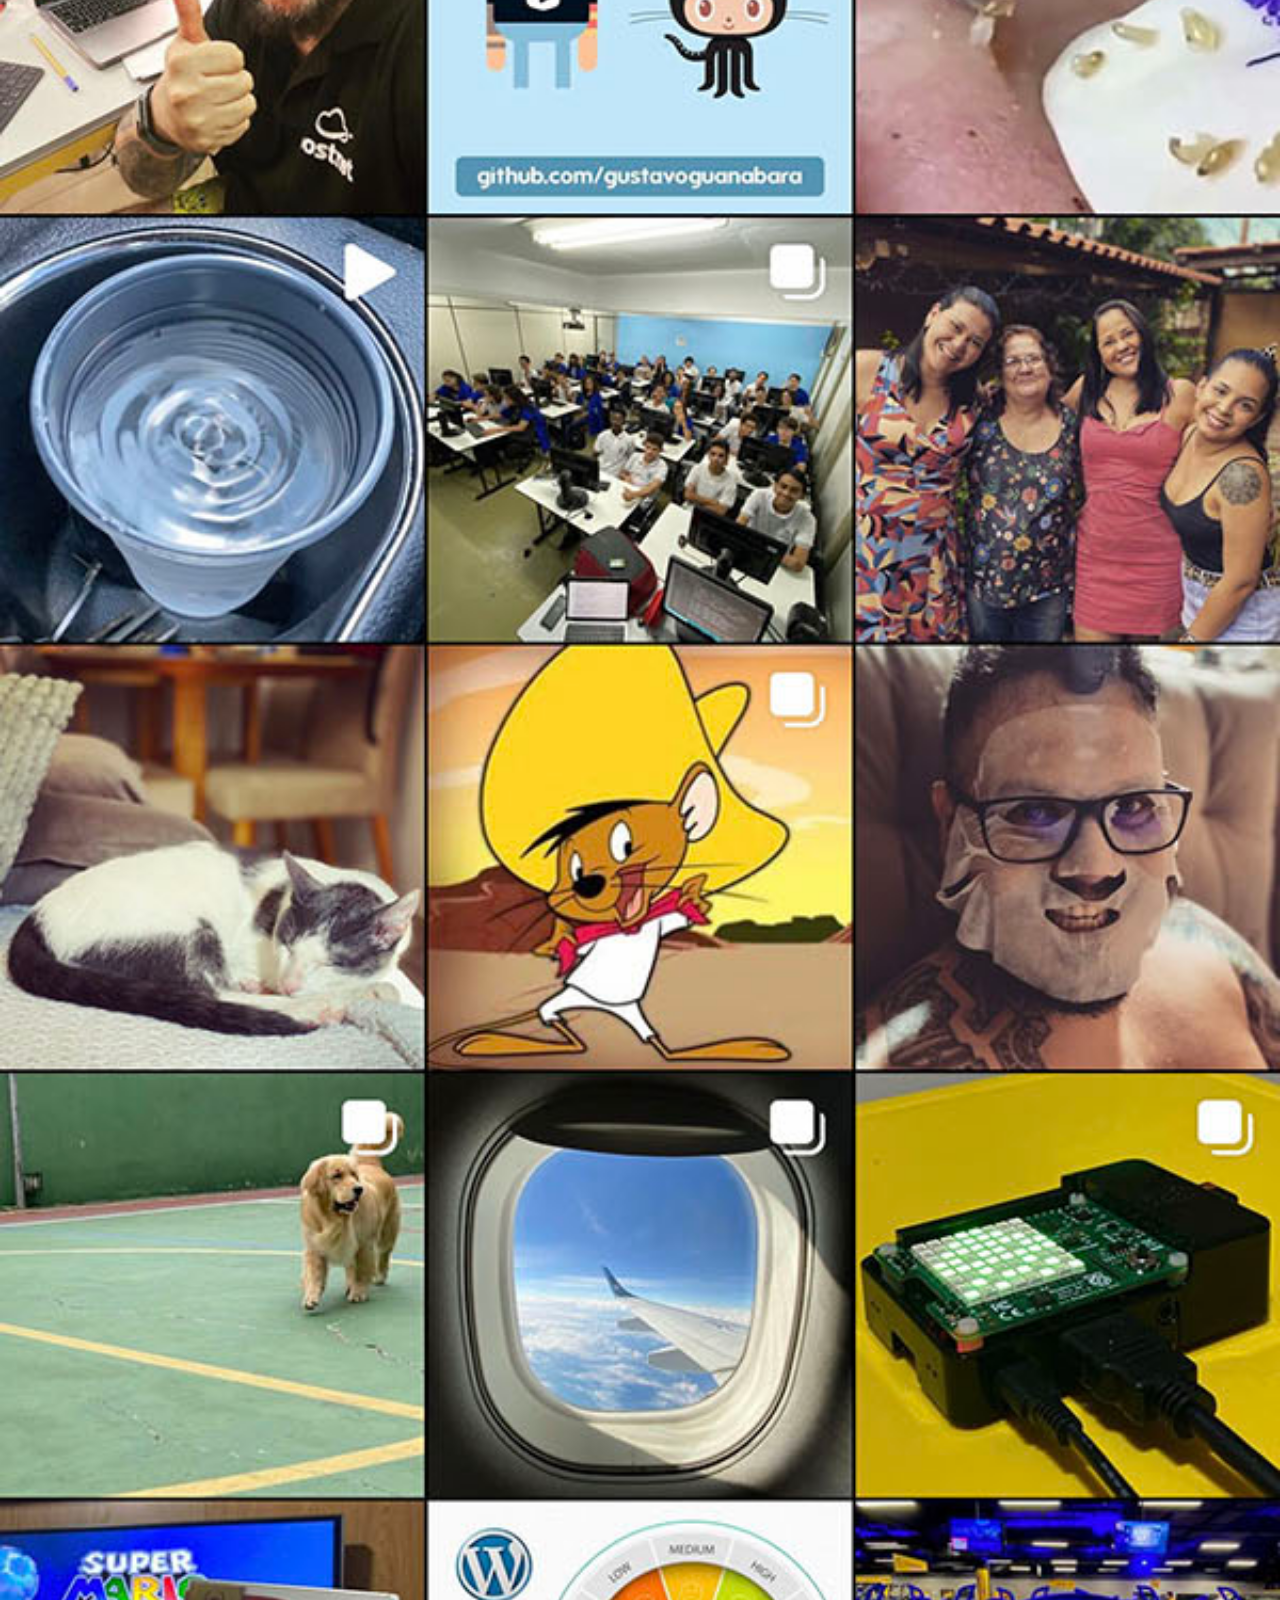
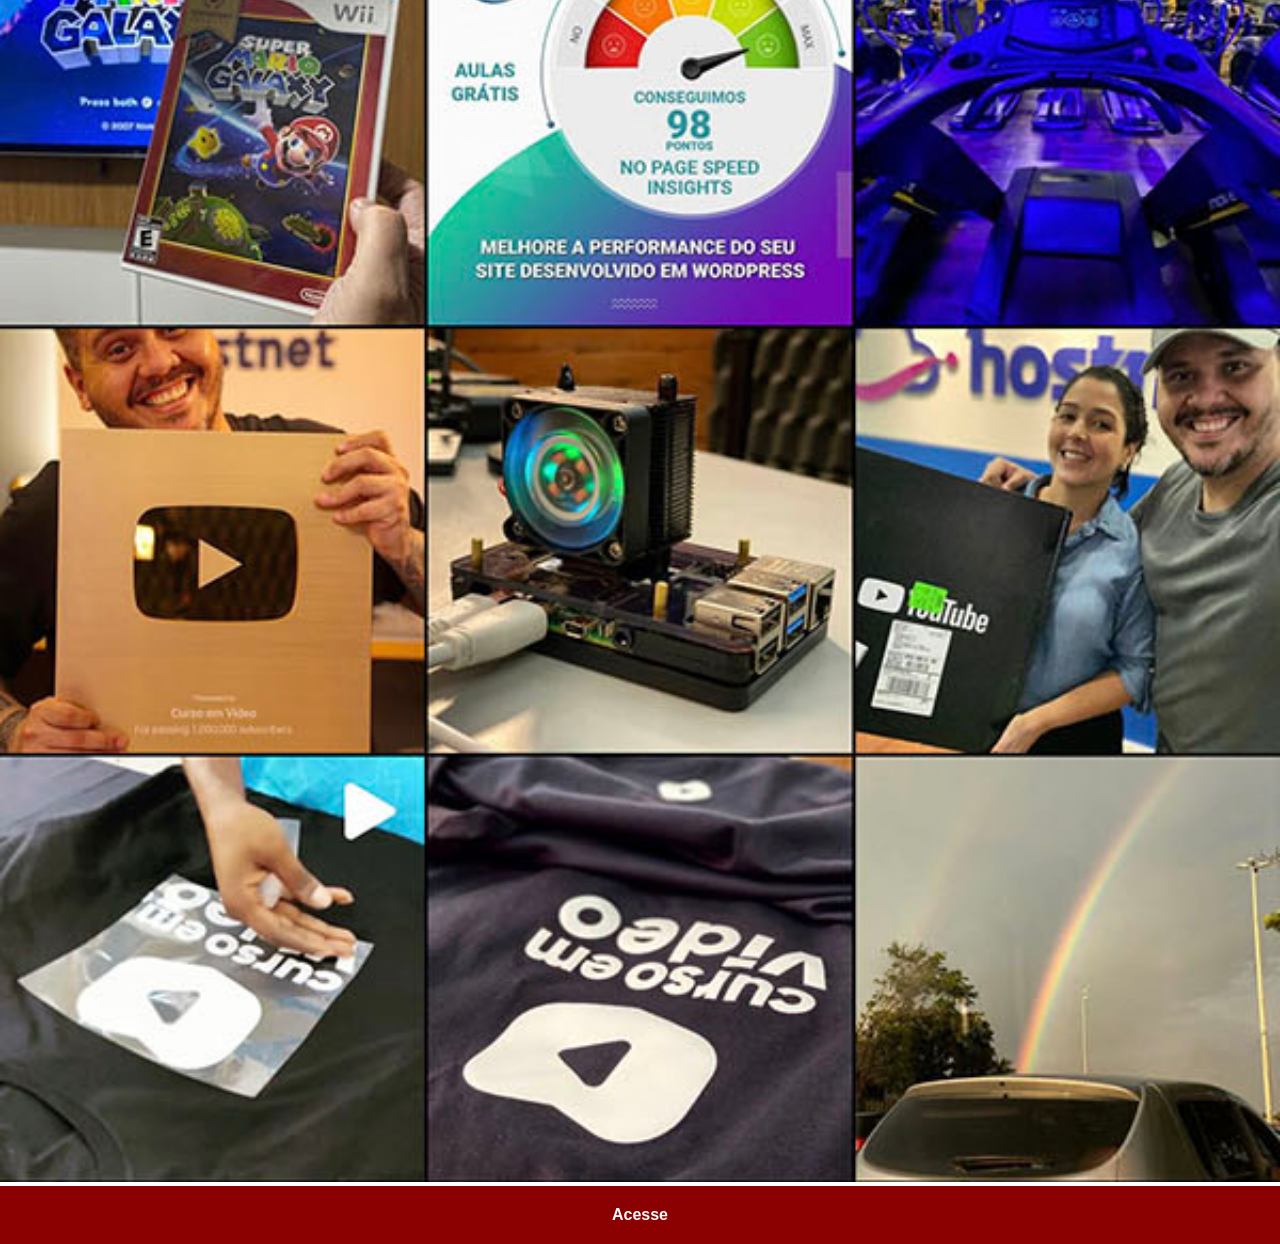
<file: instagram.html>
<!DOCTYPE html>
<html lang="pt-br">
<head>
    <meta charset="UTF-8">
    <meta name="viewport" content="width=device-width, initial-scale=1.0">
    <title>Instagram</title>
   <link rel="stylesheet" href="estilo/social.css">
</head>
<body>
    <img src="imagens/tela-instagram.jpg" alt="">
    <a href="https://www.instagram.com/gustavoguanabara/" target="_blank">Acesse</a>
</body>
</html>
</file>
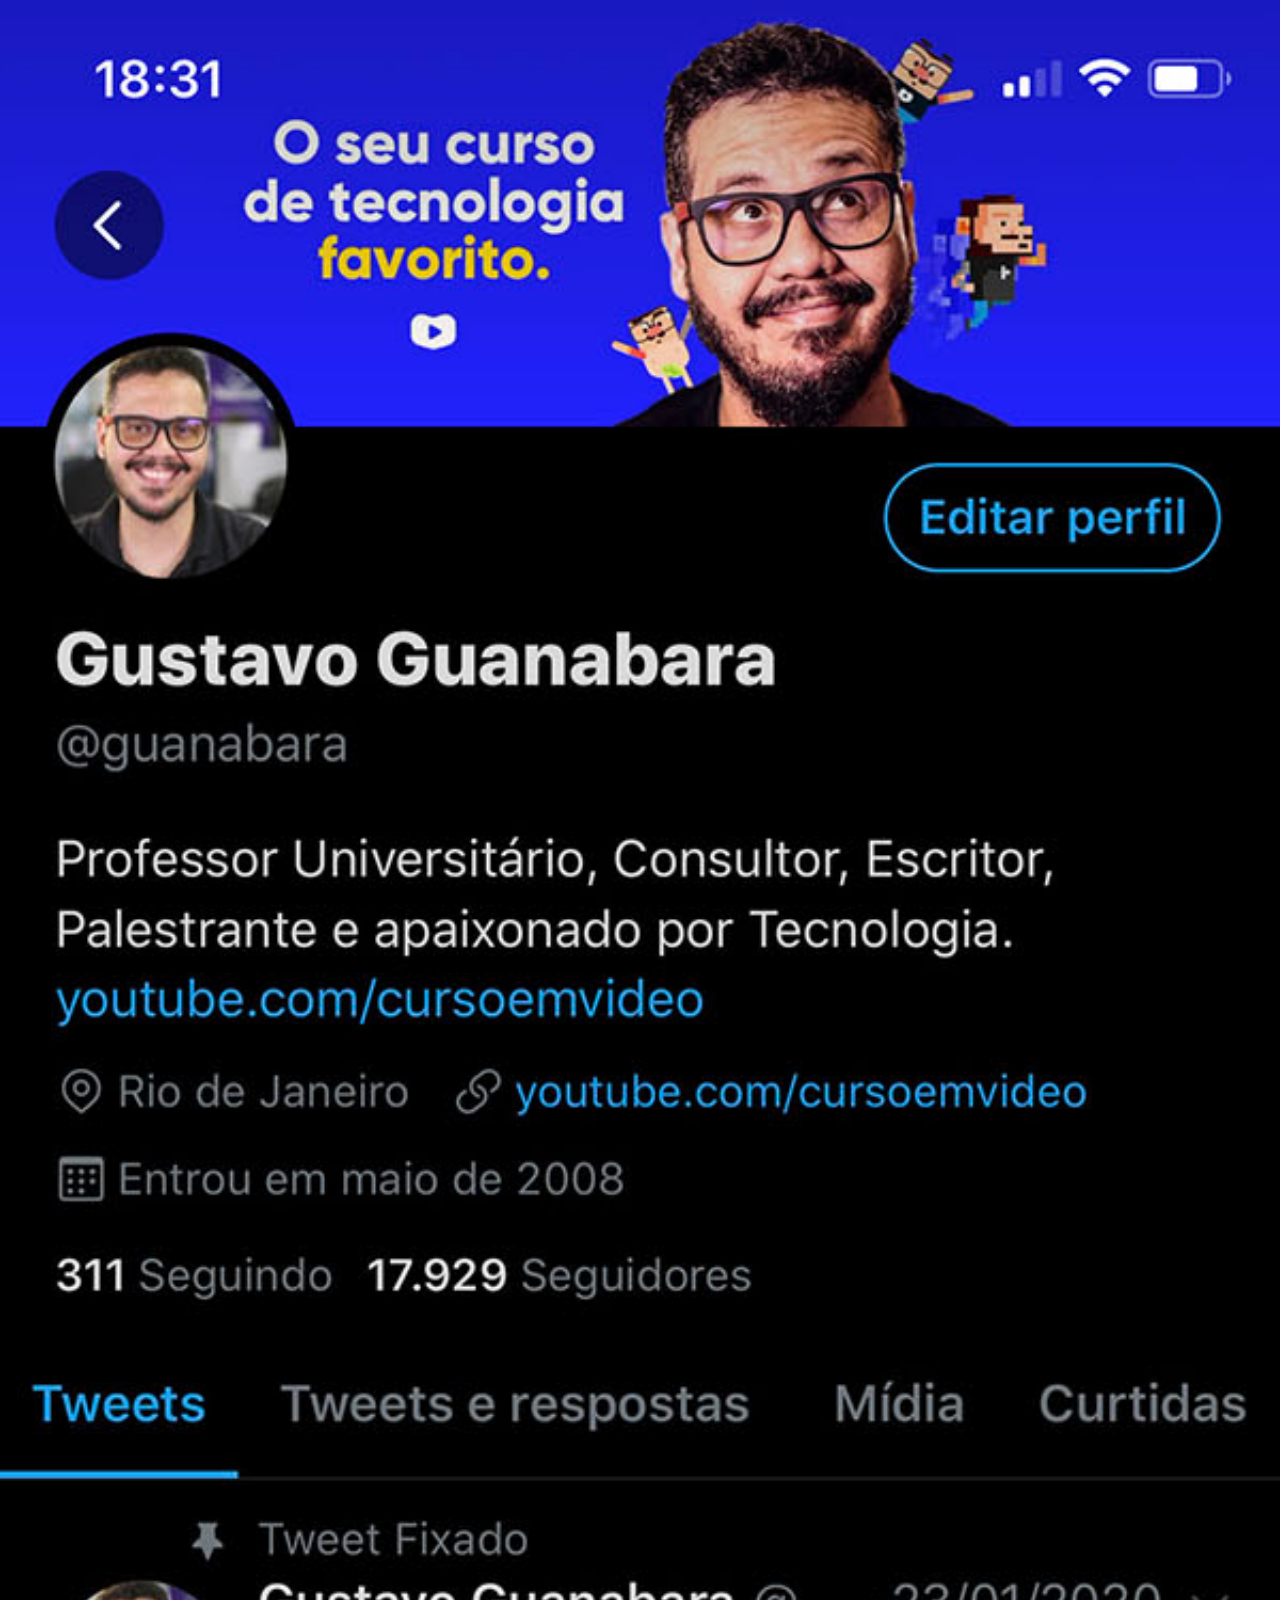
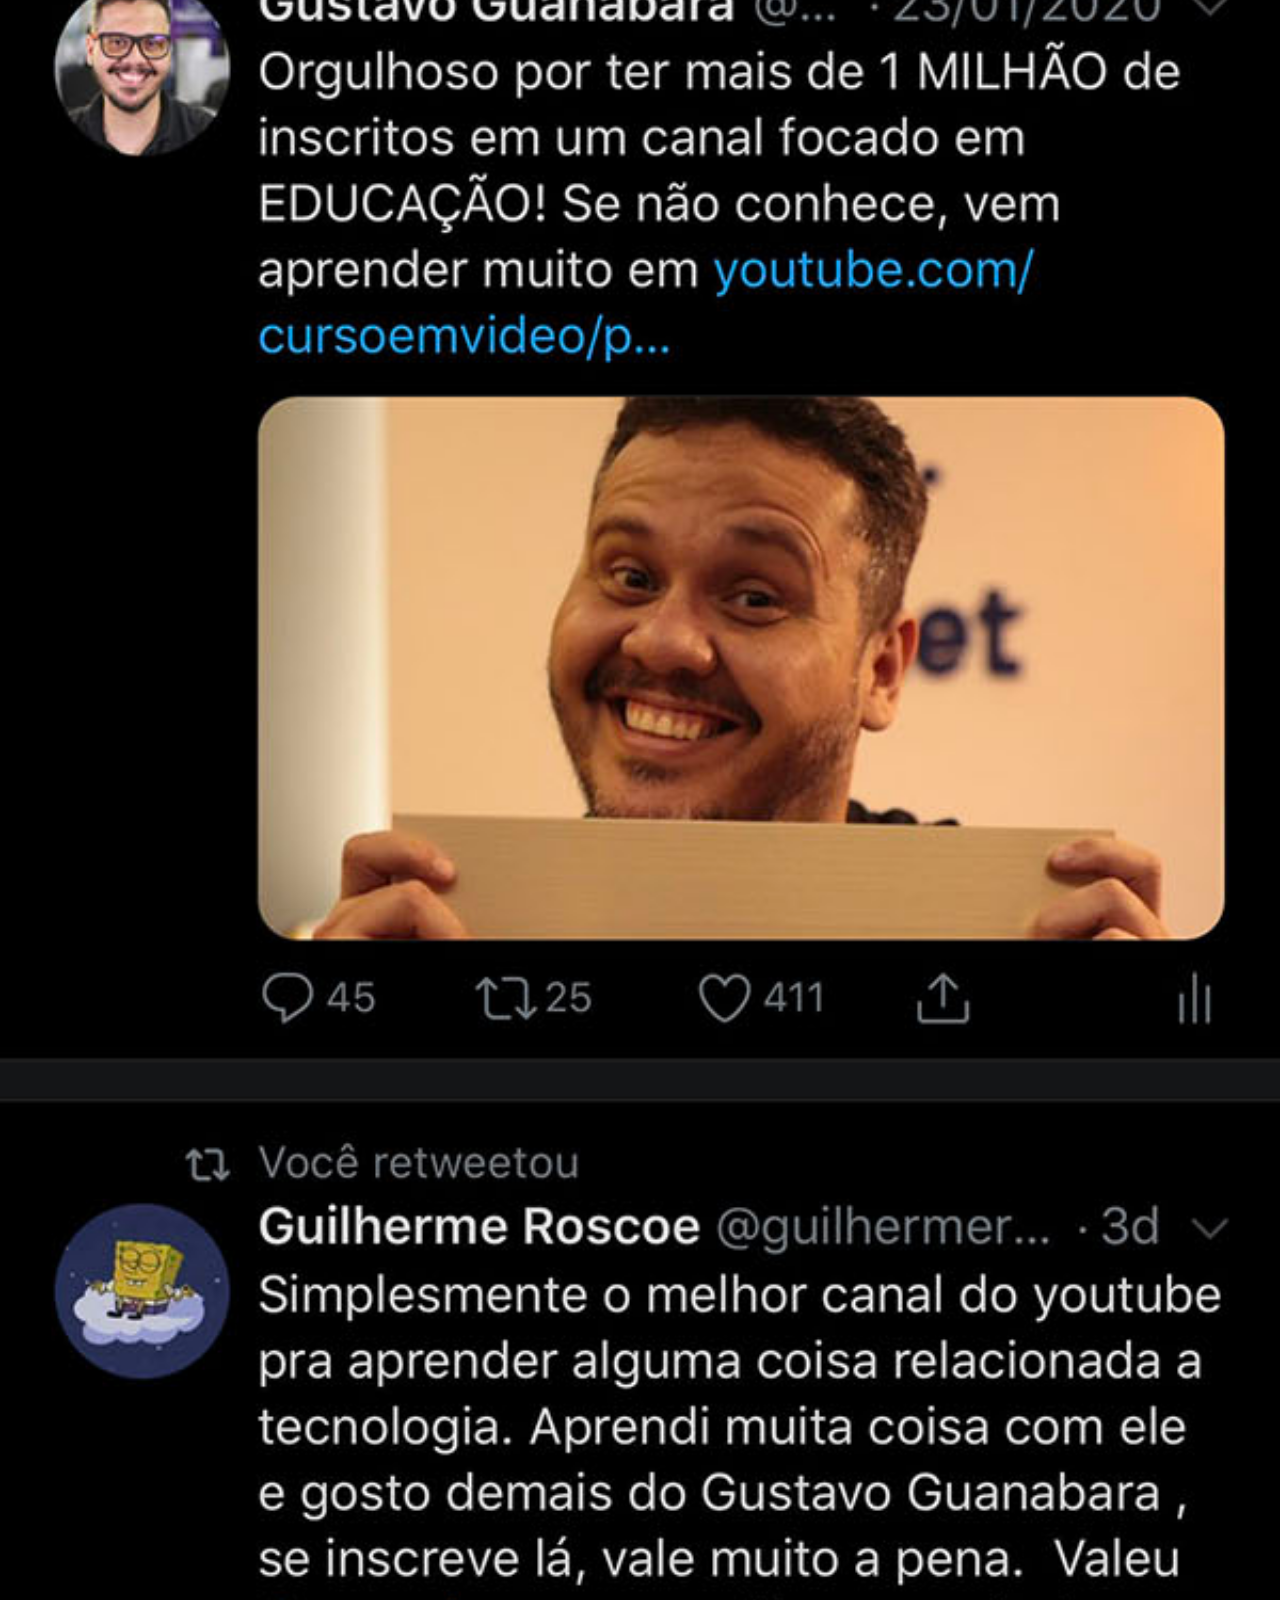
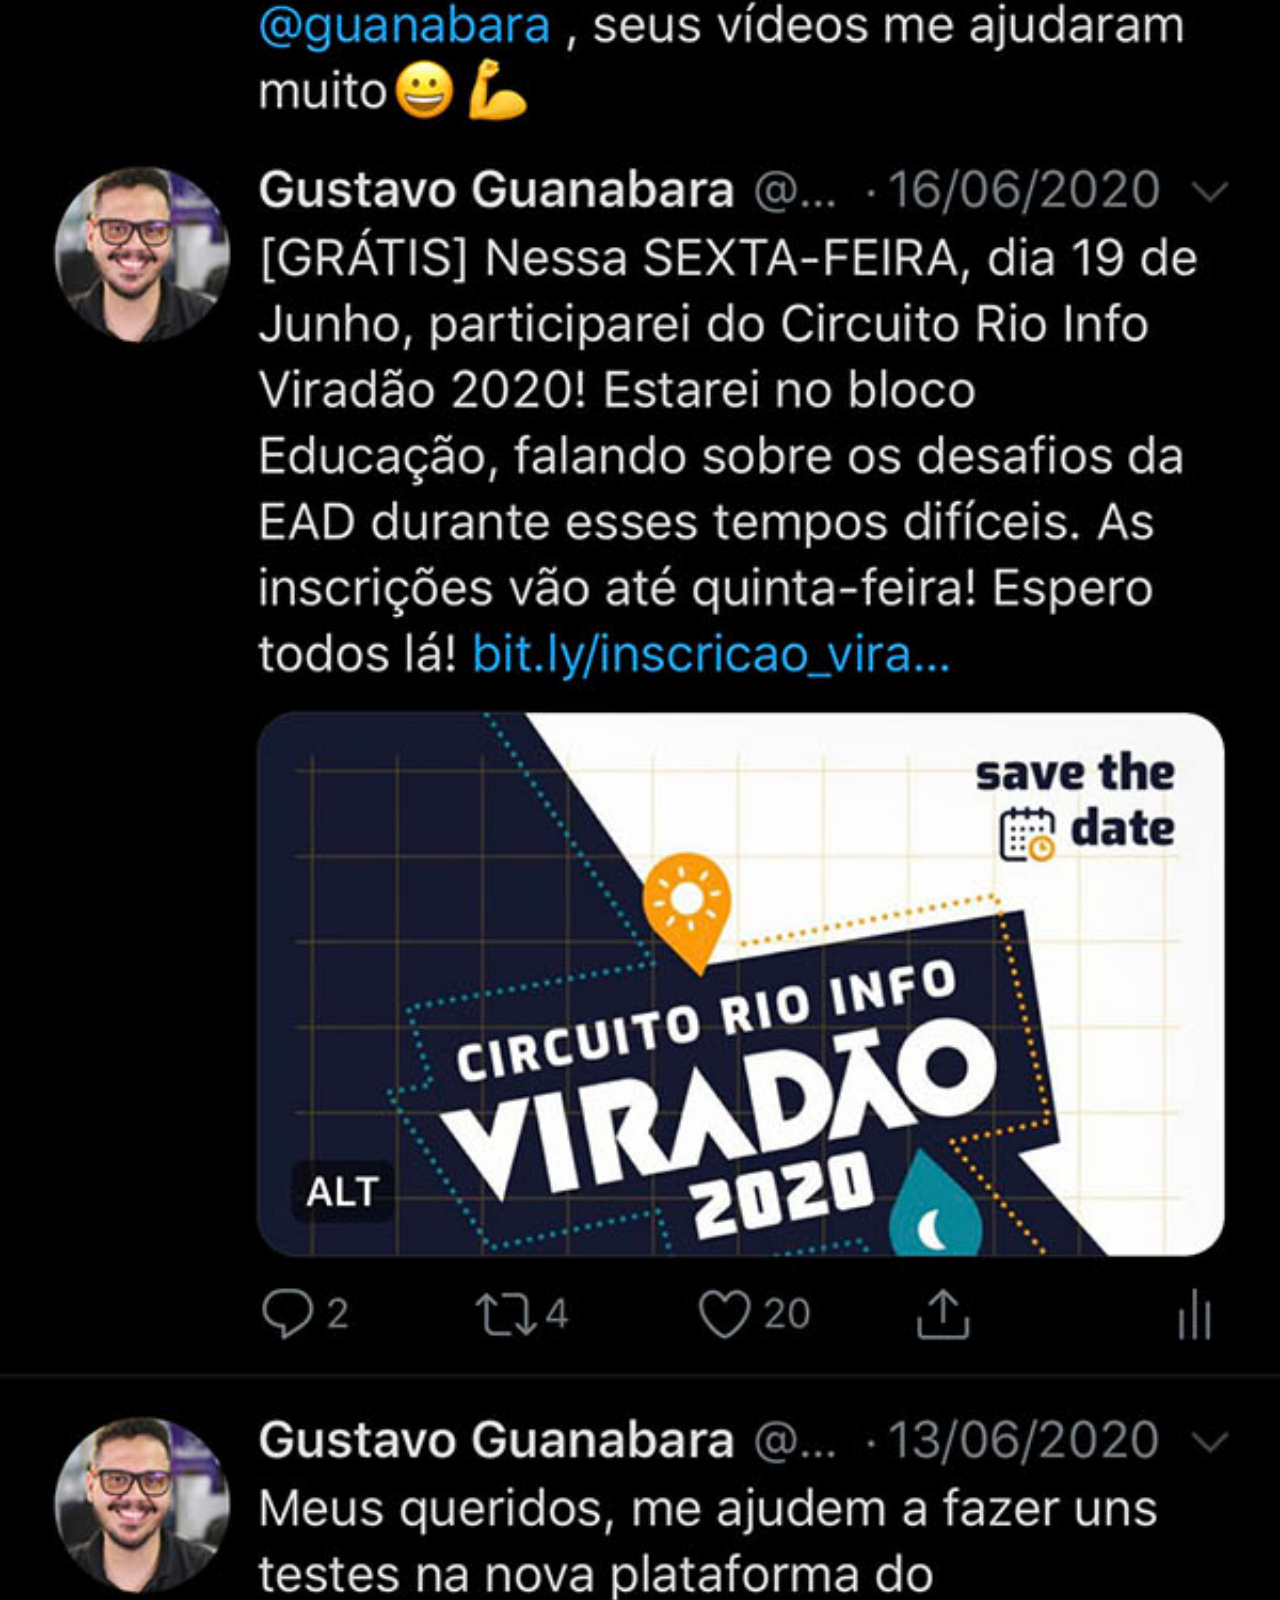
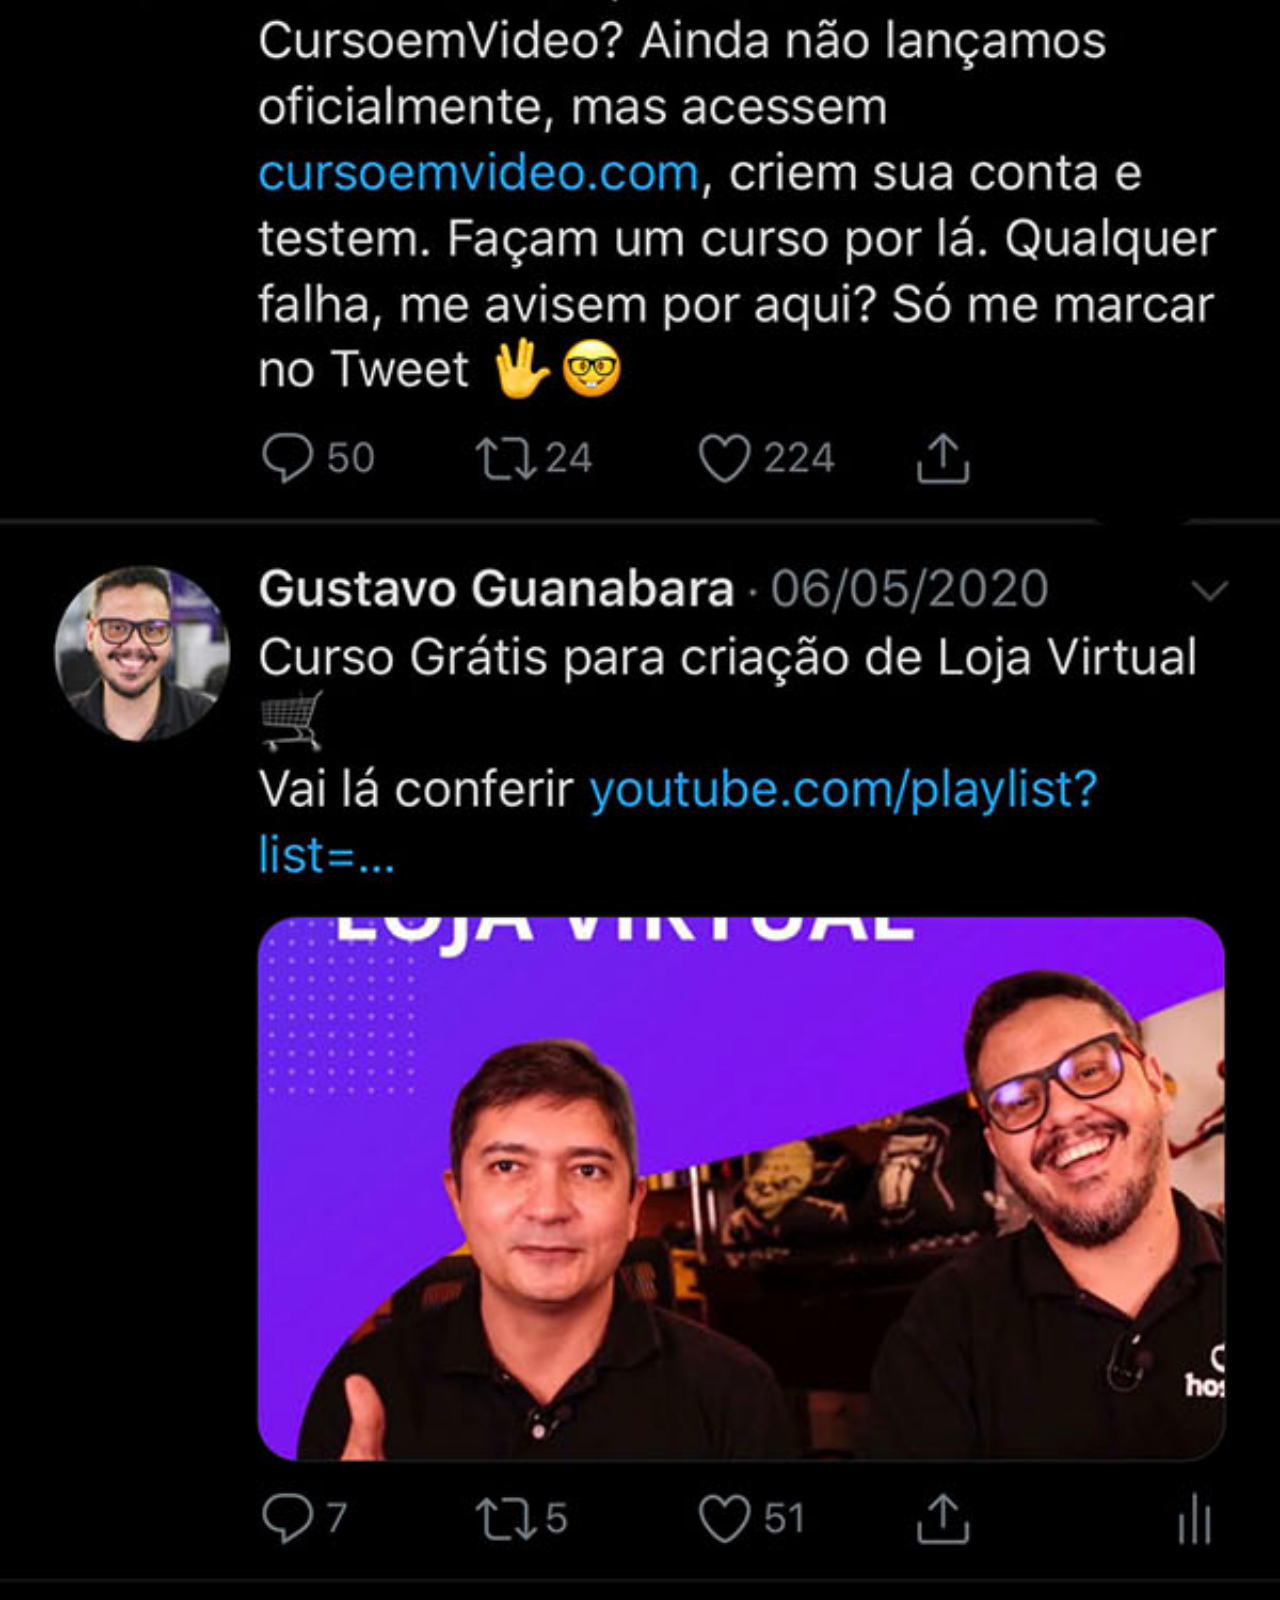
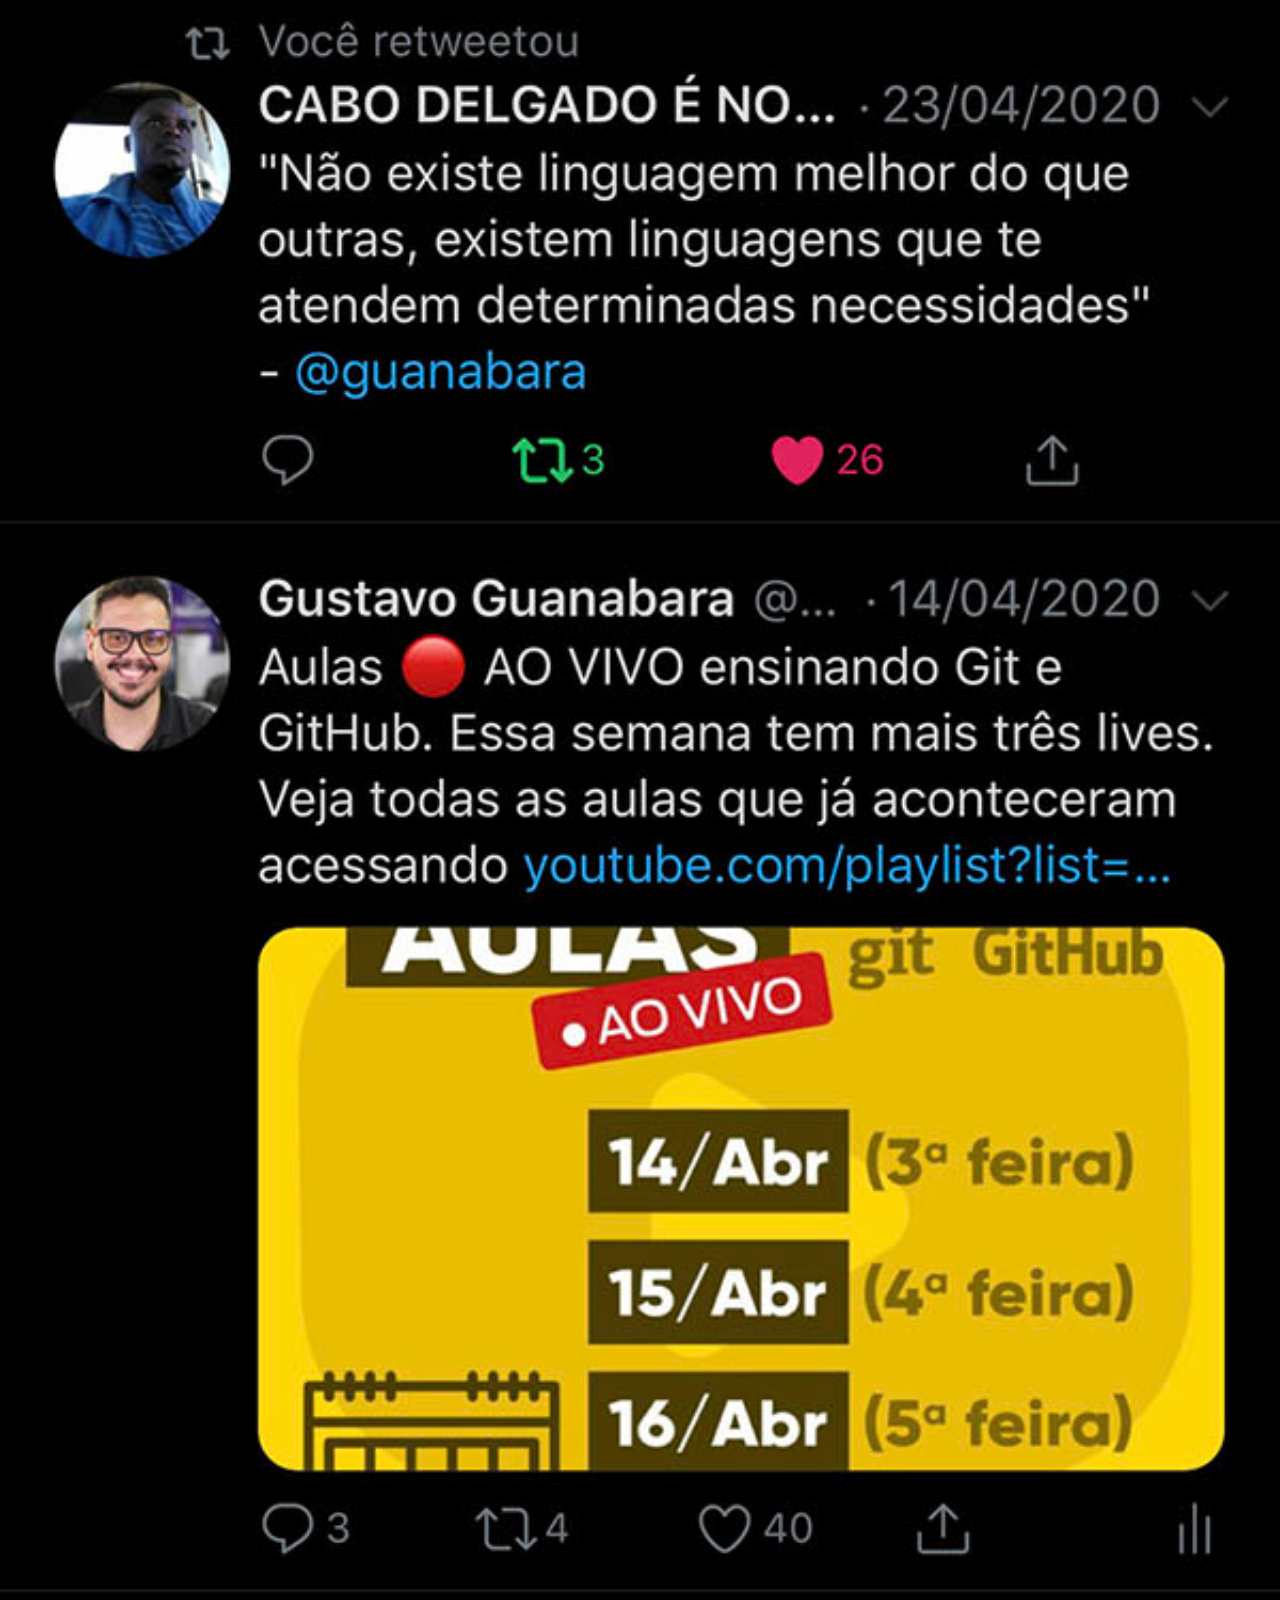
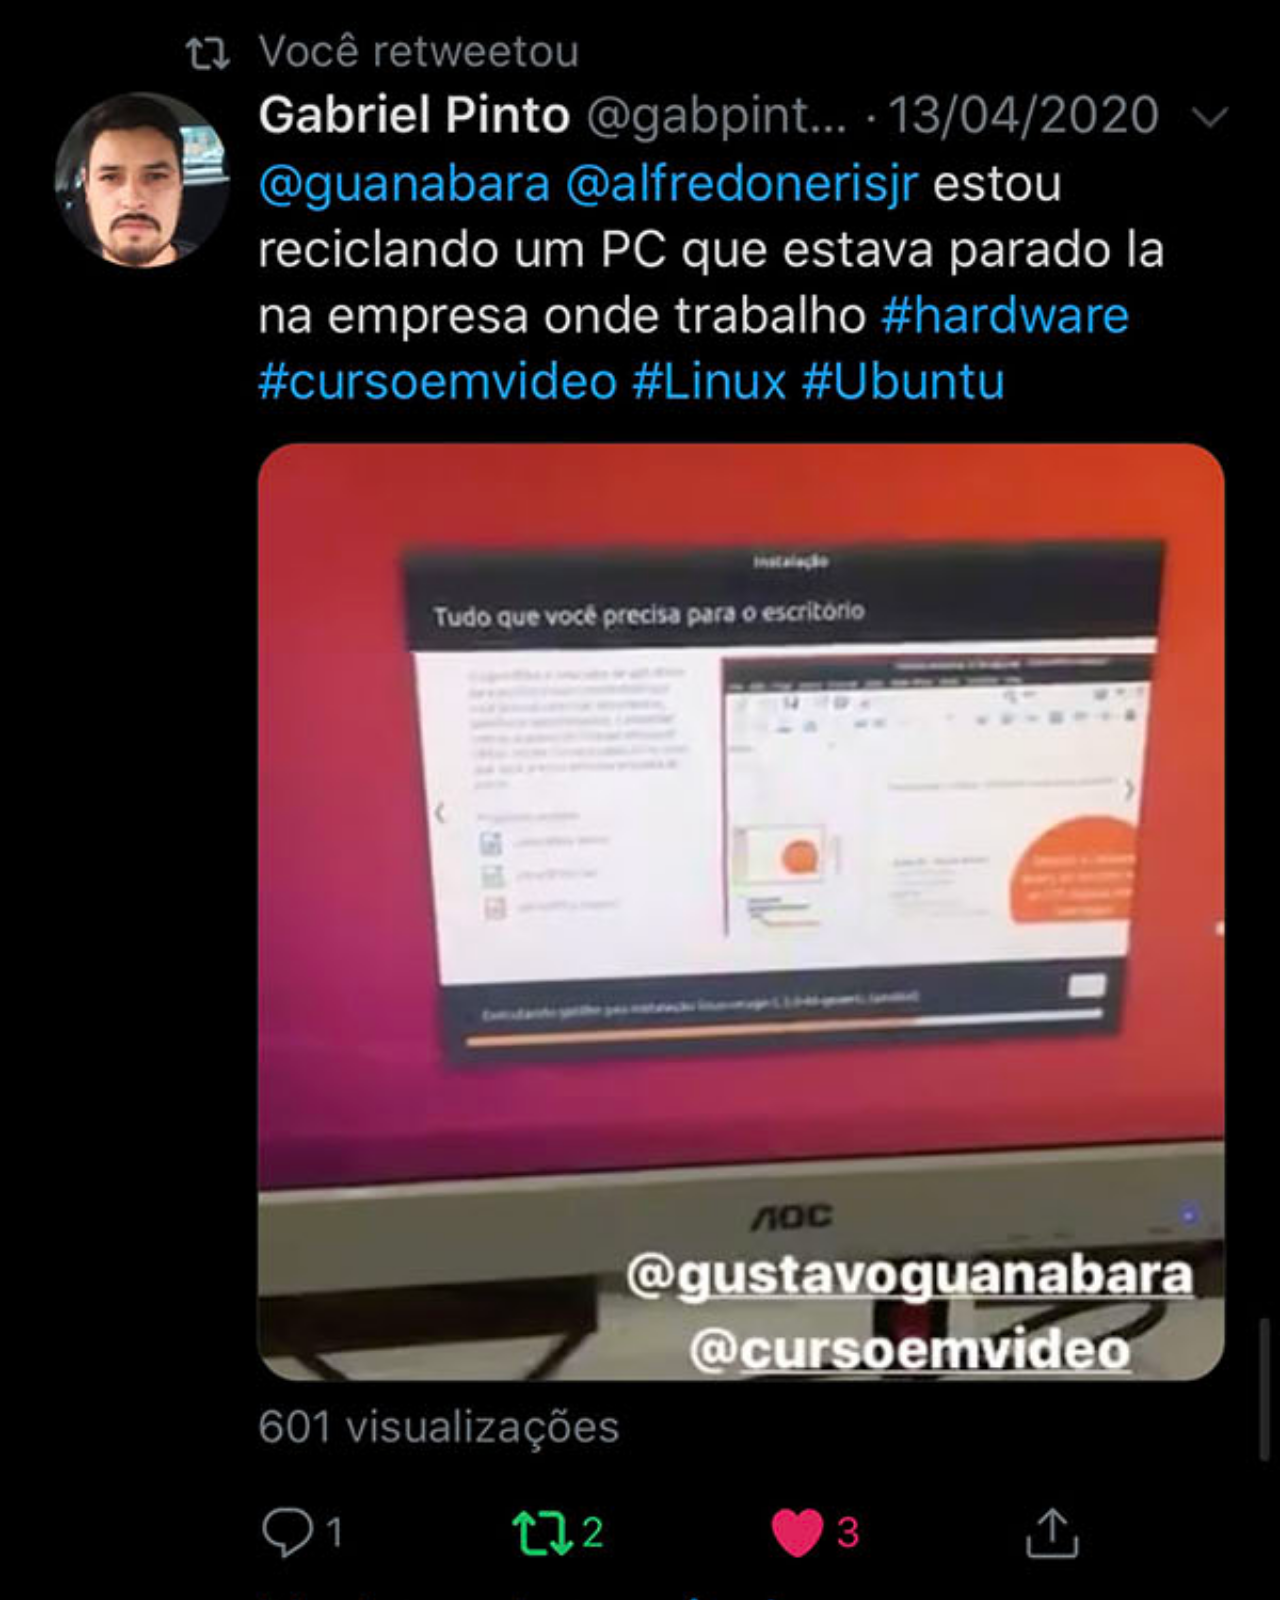
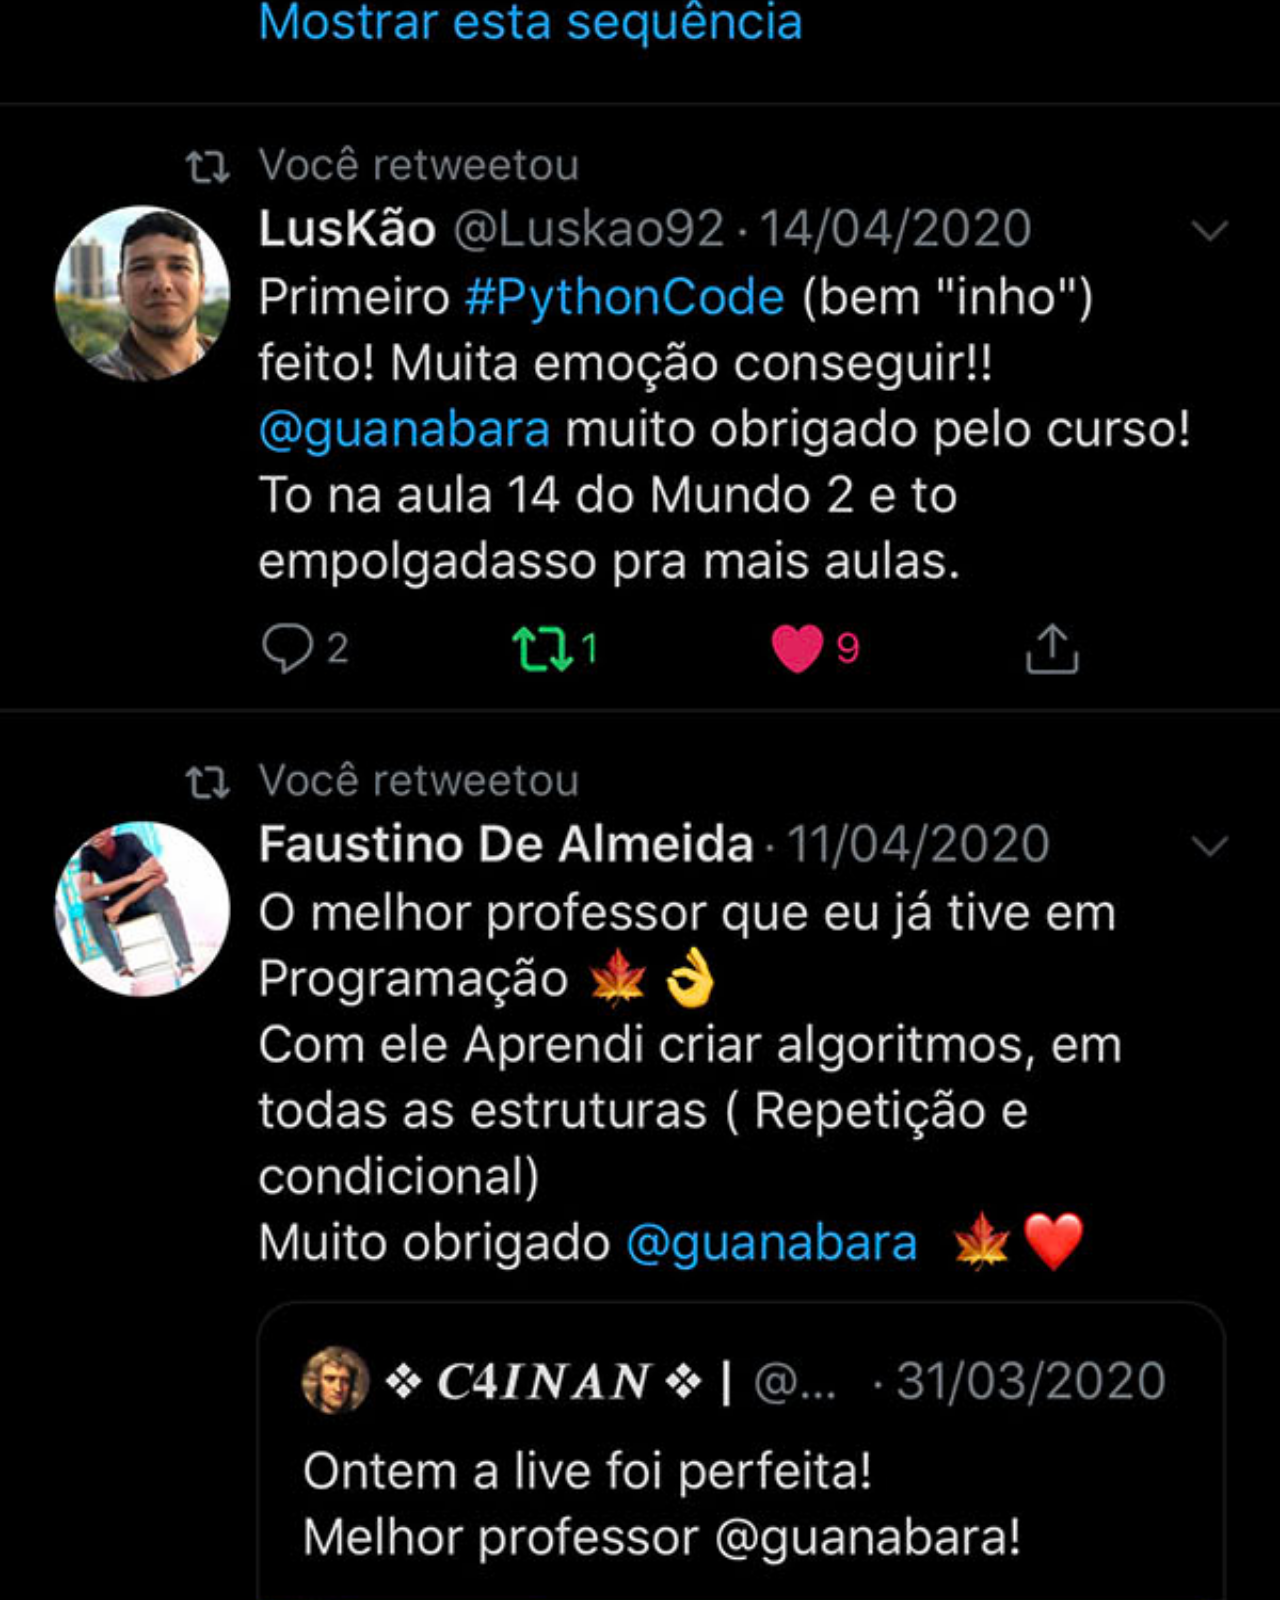
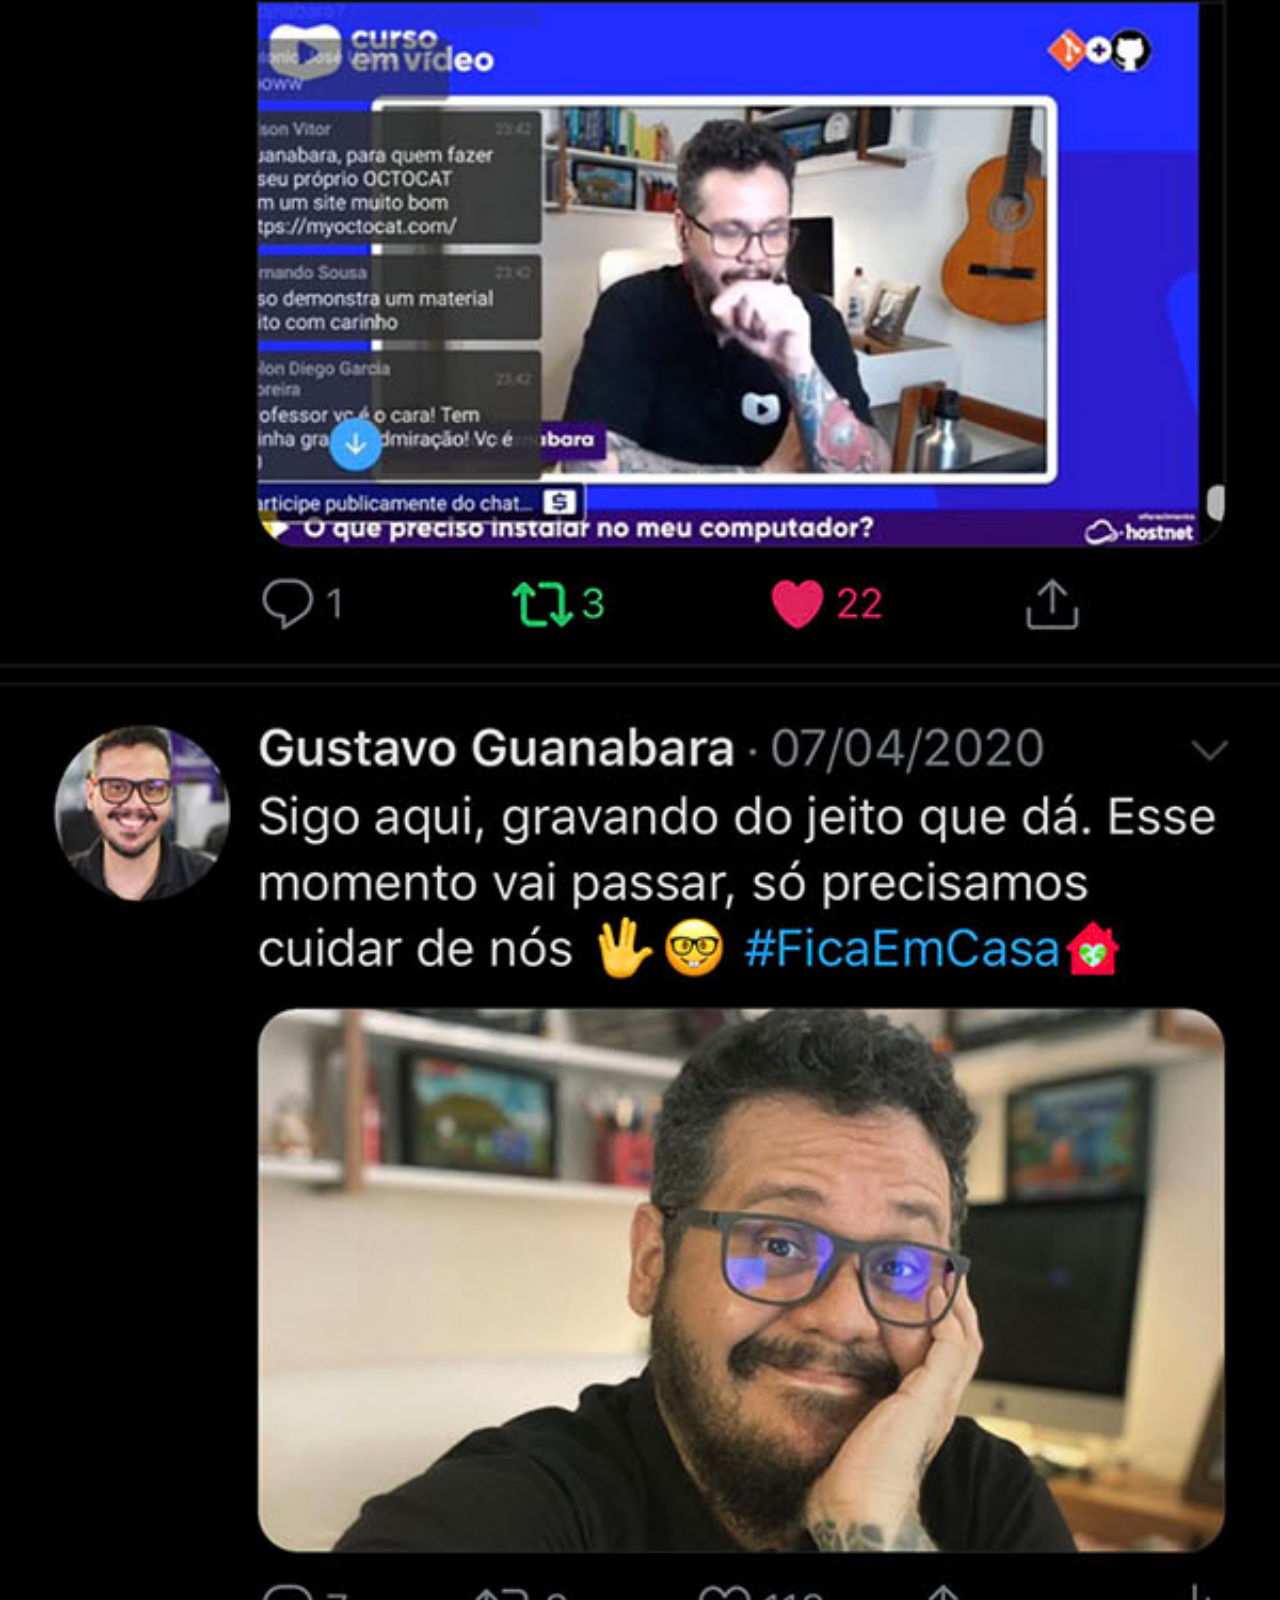
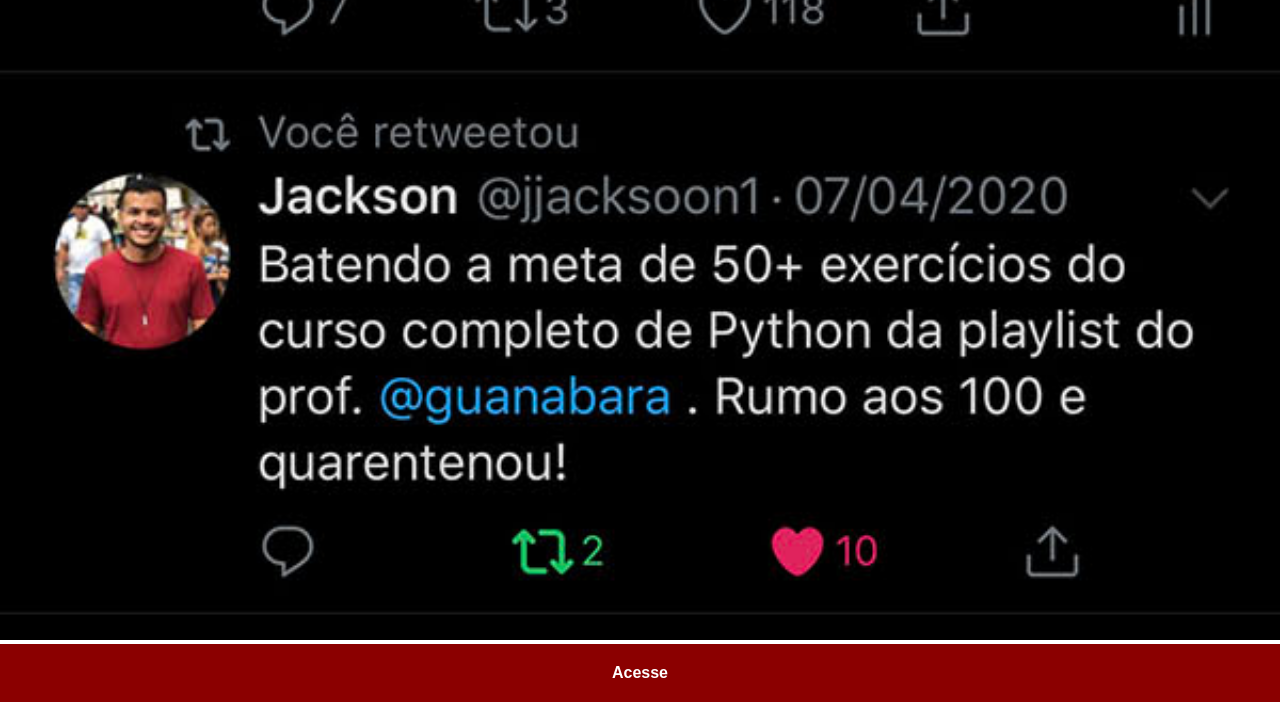
<file: twitter.html>
<!DOCTYPE html>
<html lang="pt-br">
<head>
    <meta charset="UTF-8">
    <meta name="viewport" content="width=device-width, initial-scale=1.0">
    <title>Twitter</title>
    <link rel="stylesheet" href="estilo/social.css">
</head>
<body>
    <img src="imagens/tela-twitter.jpg" alt="">
    <a href="https://x.com/guanabara" target="_blank">Acesse</a>
</body>
</html>
</file>
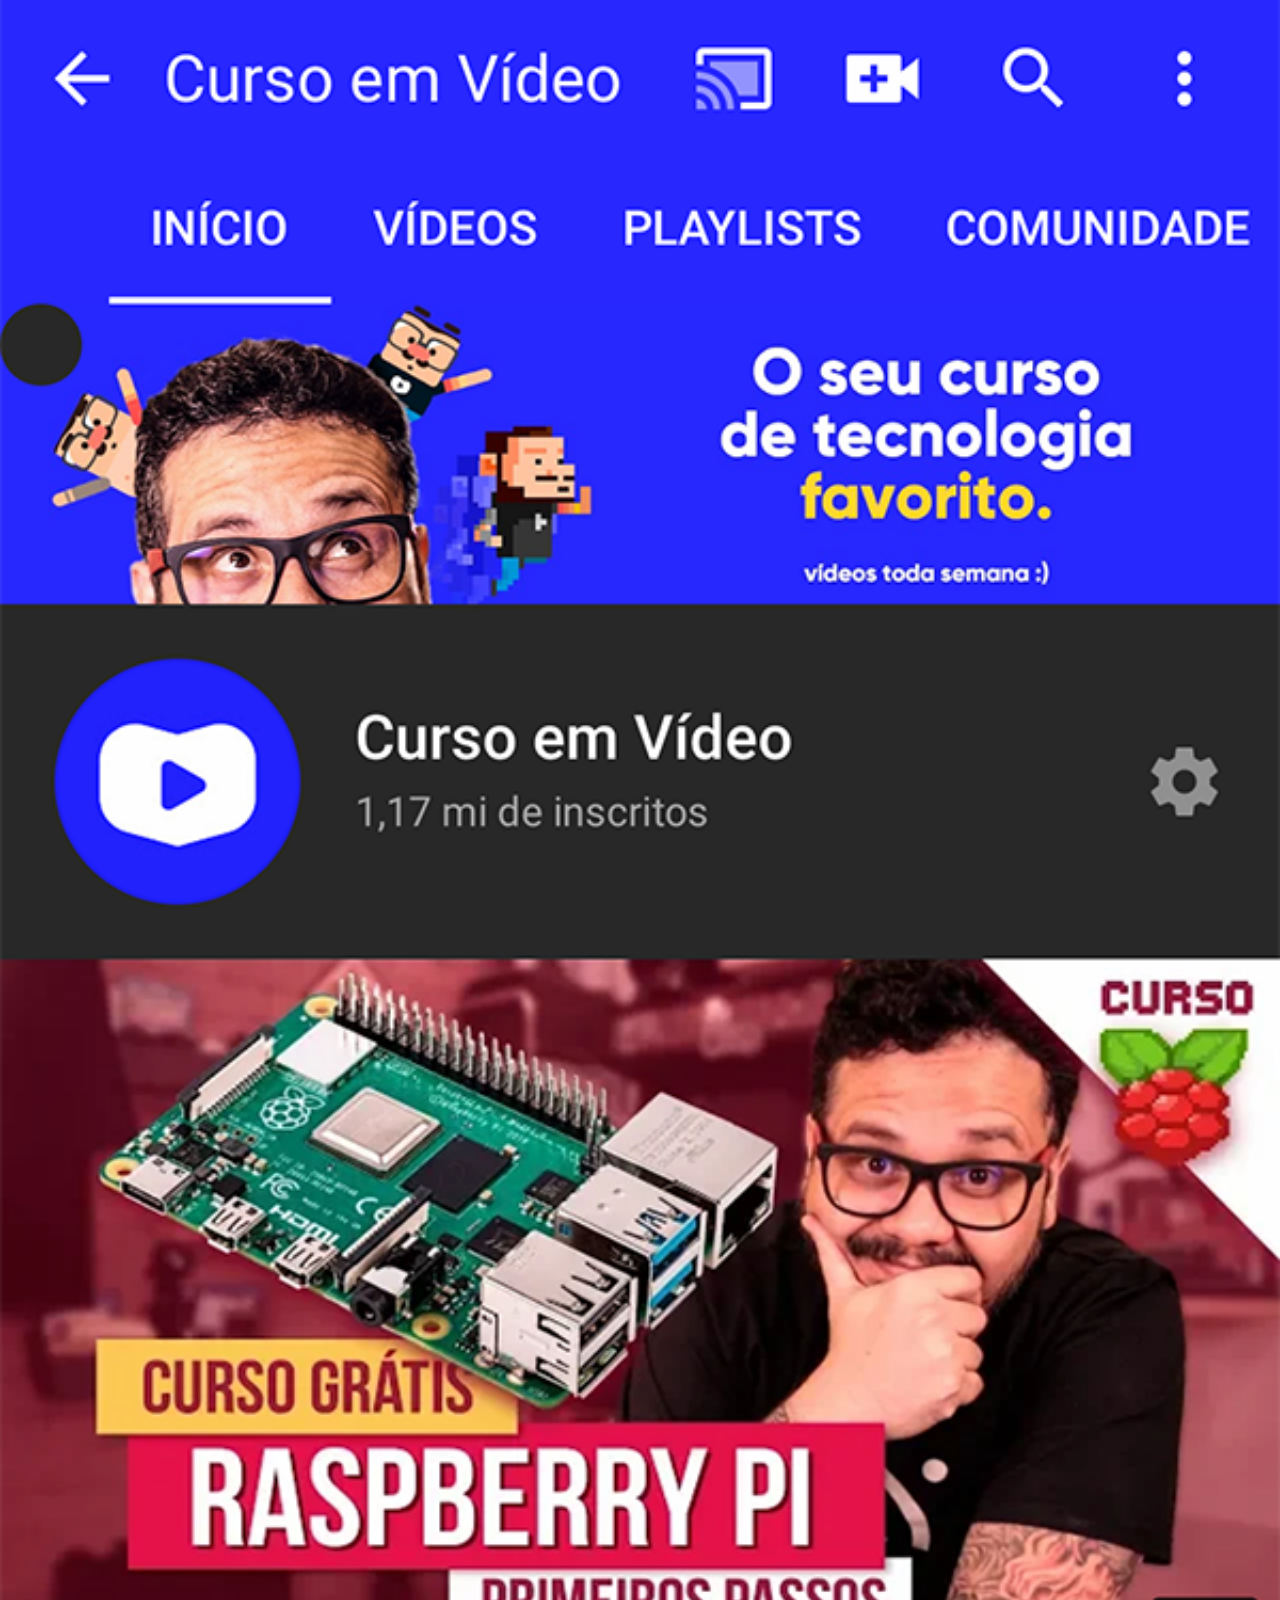
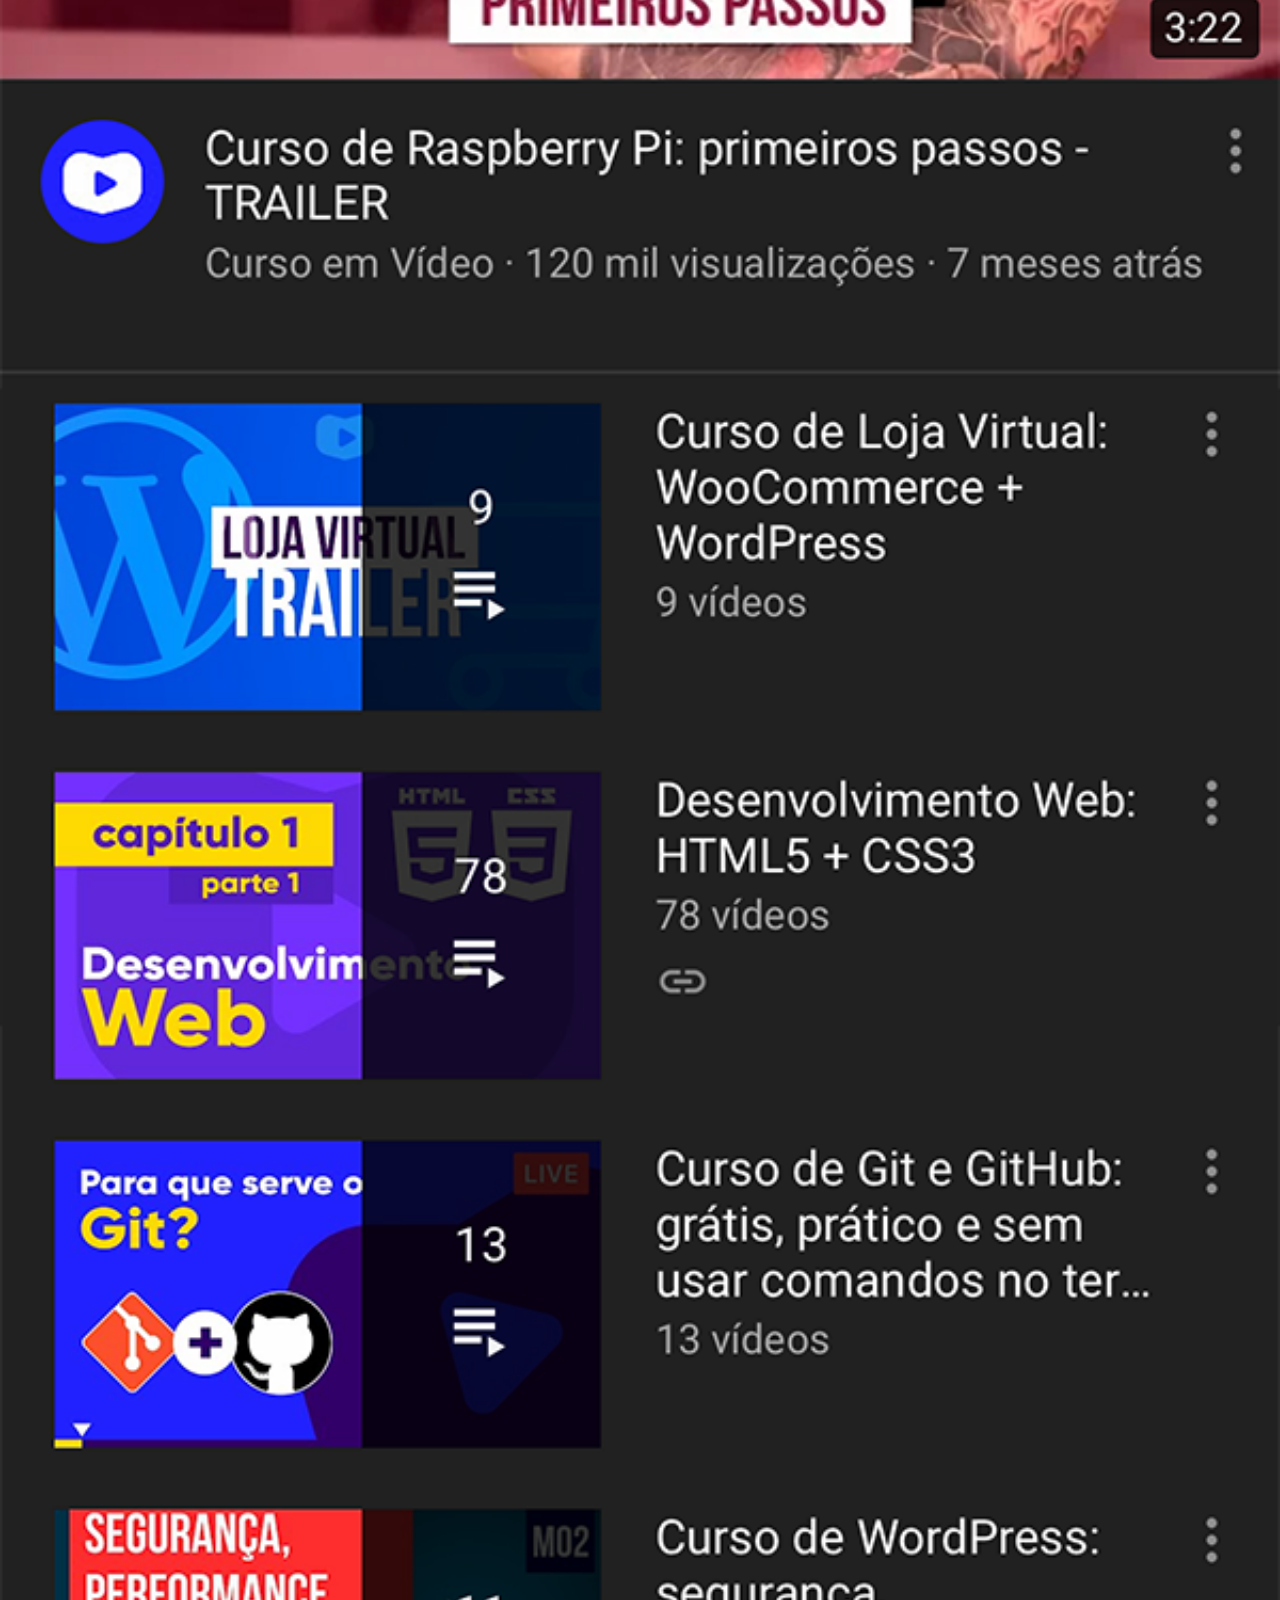
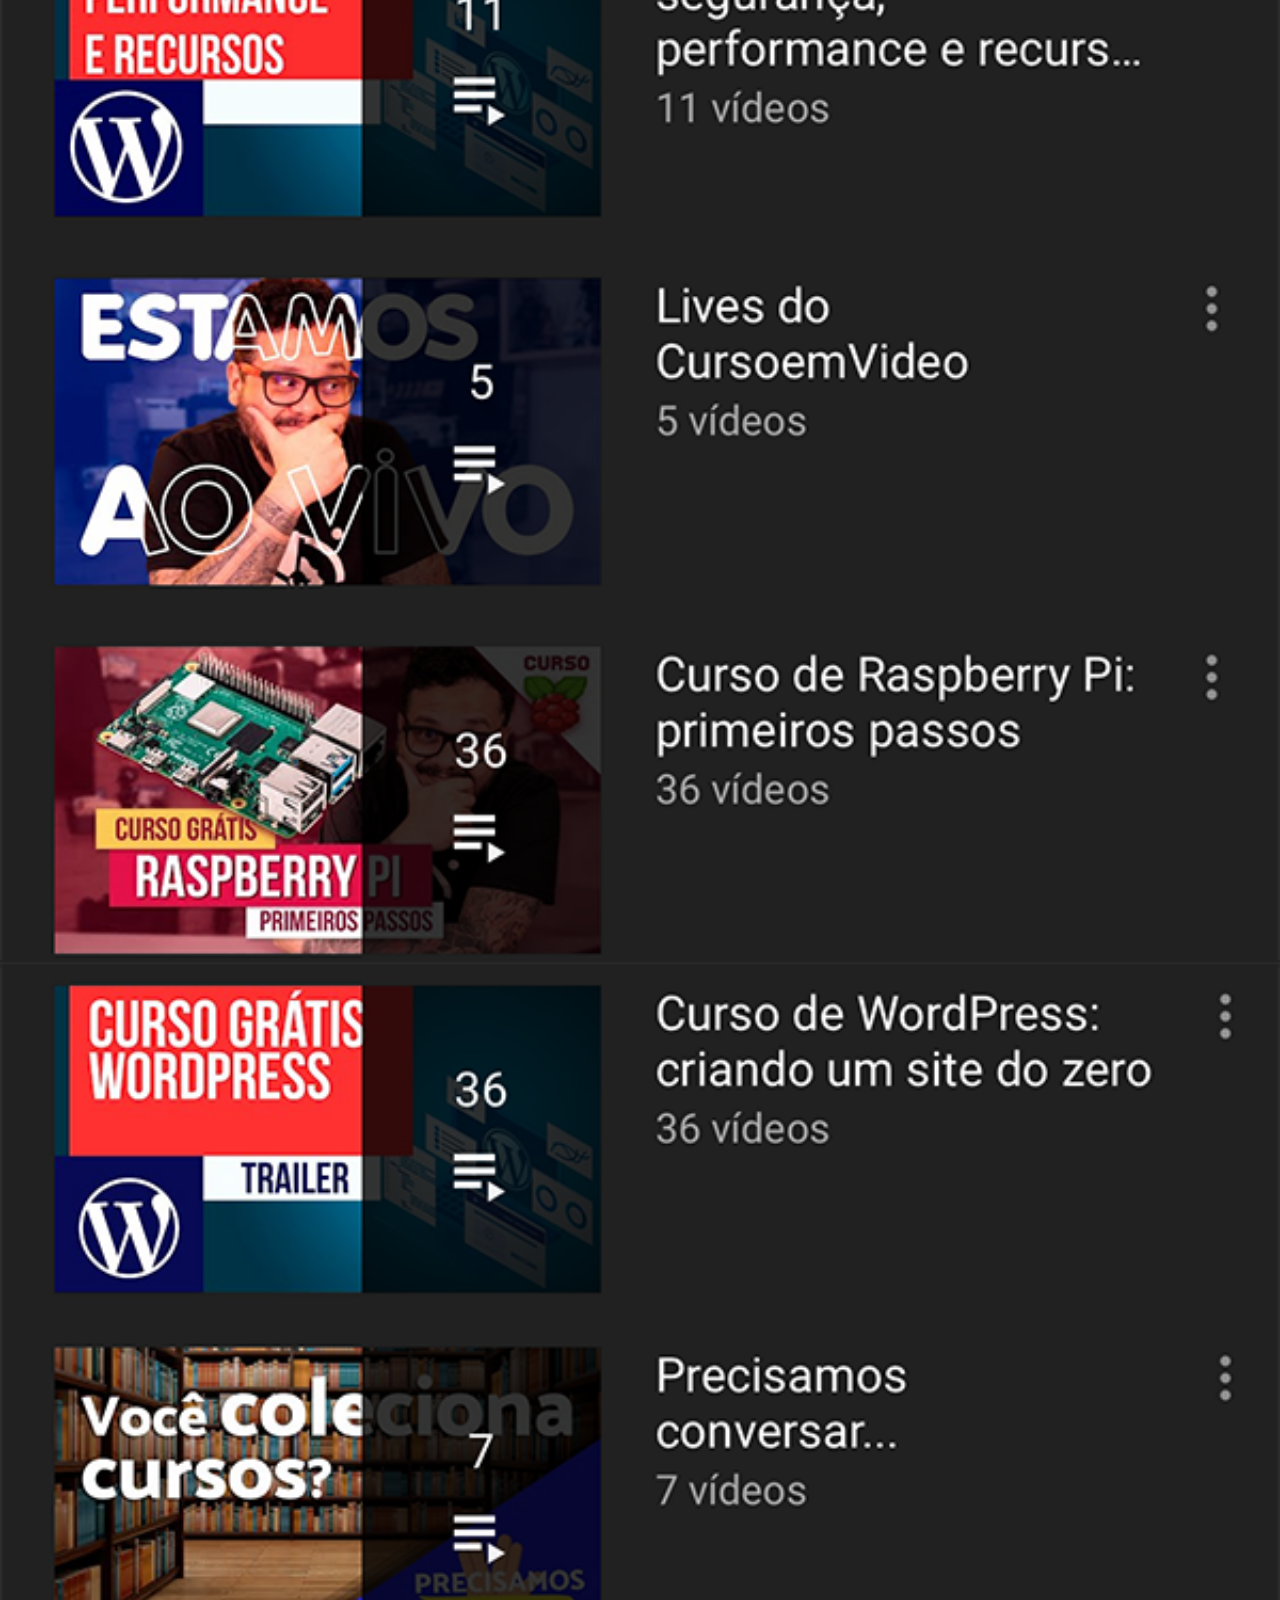
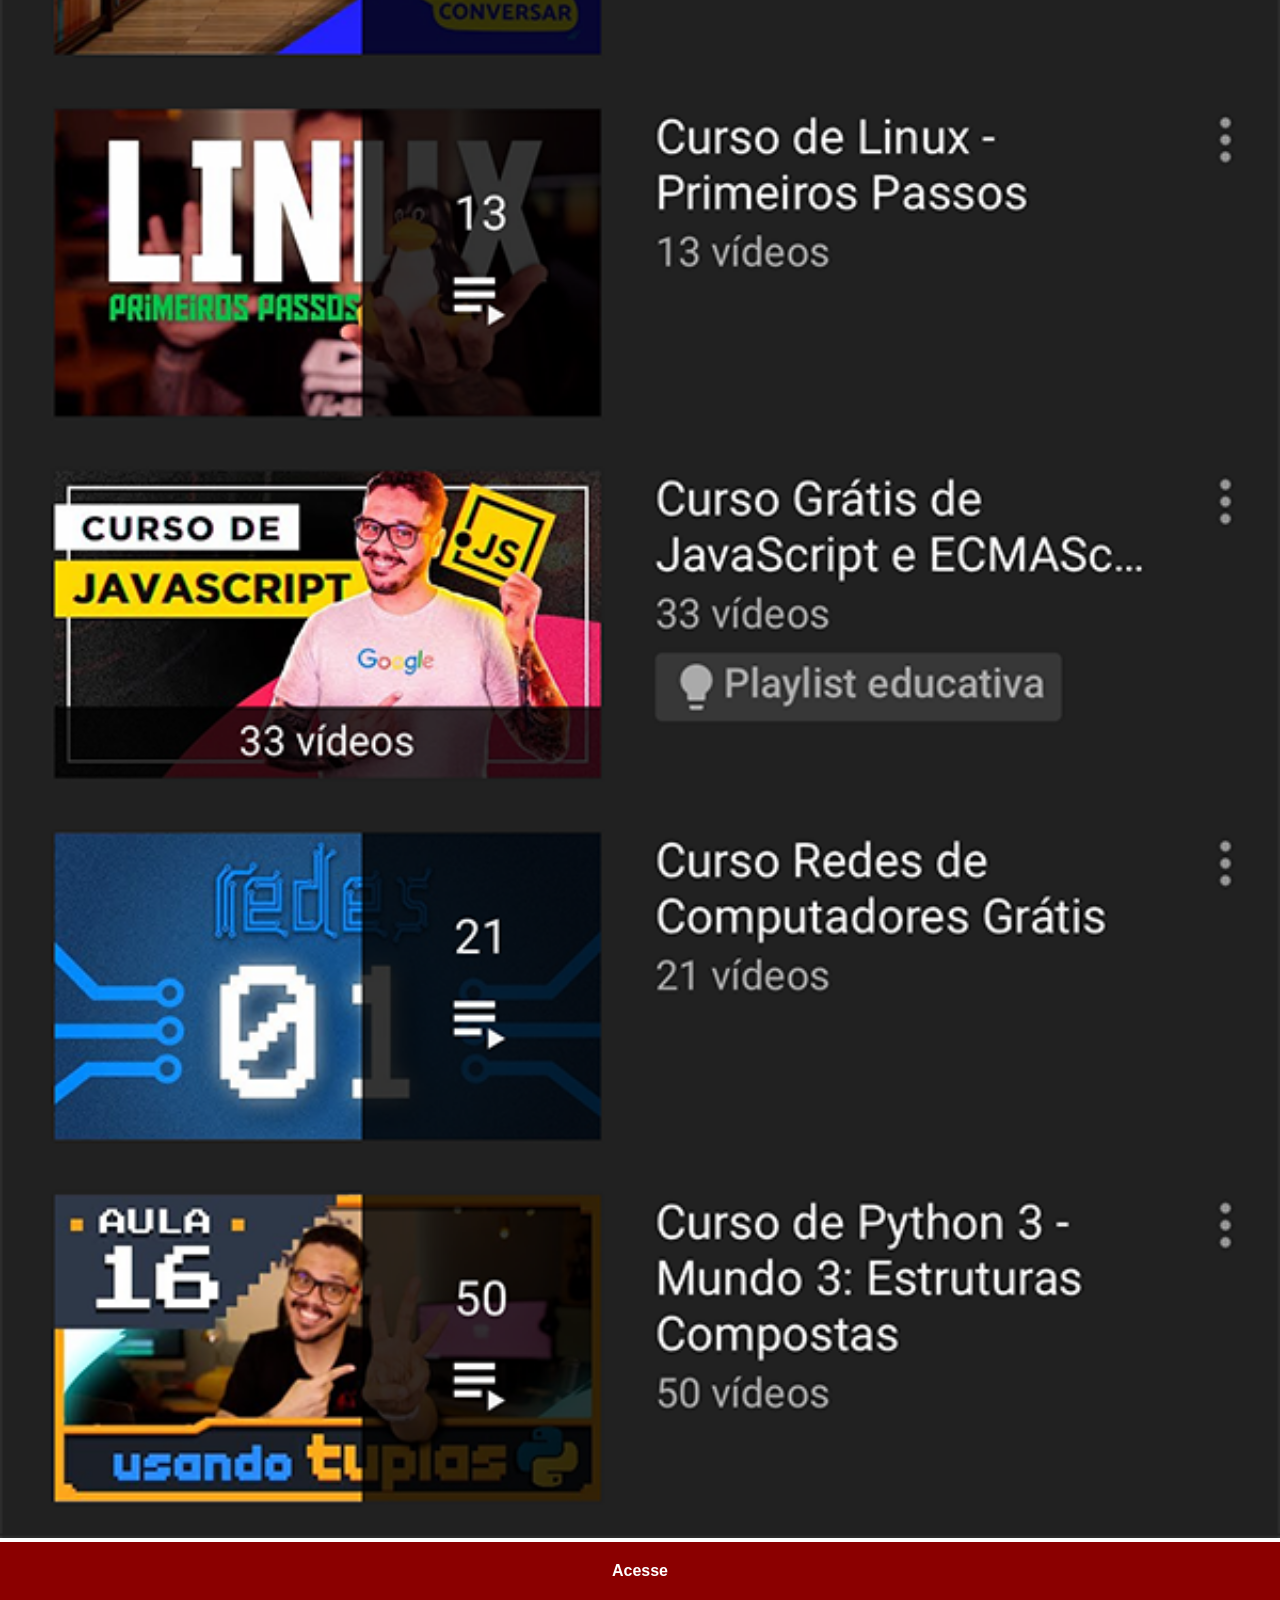
<file: youtube.html>
<!DOCTYPE html>
<html lang="pt-br">
<head>
    <meta charset="UTF-8">
    <meta name="viewport" content="width=device-width, initial-scale=1.0">
    <title>Youtube</title>
    <link rel="stylesheet" href="estilo/social.css">
</head>
<body>
    <img src="imagens/tela-youtube.png" alt="">
    <a href="https://www.youtube.com/@cursoemvideo/playlists" target="_blank">Acesse</a>
</body>
</html>
</file>
<file: estilo/style.css>
@charset "UTF-8";

*{
    margin: 0px;
    padding: 0px;
    font-family: Arial, Helvetica, sans-serif;
}
html, body{
    height: 100vh;
    width: 100vw;
    background-color: black;
}
body{
    background:  url(../imagens/fundo-madeira.jpg) no-repeat top center;
    background-size: cover;
    background-attachment: fixed;
}
main{
    position: relative;
    height: 100vh;
   
}
section#telefone{
    position: absolute;
    top: 50%;
    left: 50%;
    transform: translate(-50%, -50%);



    height: 627px;
    width: 311px;
    background-color: blue;
    background: url(../imagens/frame-iphone.png) no-repeat;
}
iframe#tela{
    position: relative;
    top: 80px;
    left: 22px;
    width: 267px;
    height: 471px;
}
section#redes-sociais{
    text-align: right;
}
section#redes-sociais img{
    width: 50px;
    margin: 10px;
    border-radius: 50%;
    box-shadow: 2px 2px 5px rgba(0, 0, 0, 0.405);
    box-sizing: border-box;
    transition-duration: 1s;
    opacity: 80%;
}
section#redes-sociais img:hover{
    border: 2px solid rgba(255, 255, 255, 0.637);
    transform: scale(1.1) translate(-3px, -3px);
    box-shadow: 5px 5px 10px rgba(0, 0, 0, 0.623);
    transition-duration: 0.5s;
}
</file>
<file: estilo/social.css>
@charset "UTF-8";

 *{
            margin: 0px;
            padding: 0px;
            font-family: Arial, Helvetica, sans-serif;
        }

        ::-webkit-scrollbar {
            width: 0px;
            height: 0px;
        }

        img{
           width: 100vw;
        }
        a{
             display: block;
             background-color: darkred;
             color: white;
             padding: 20px;
             text-align: center;
             font-weight: bolder;
             text-decoration: none;
        }
        a:hover{
            background-color: red;
        }
</file>
